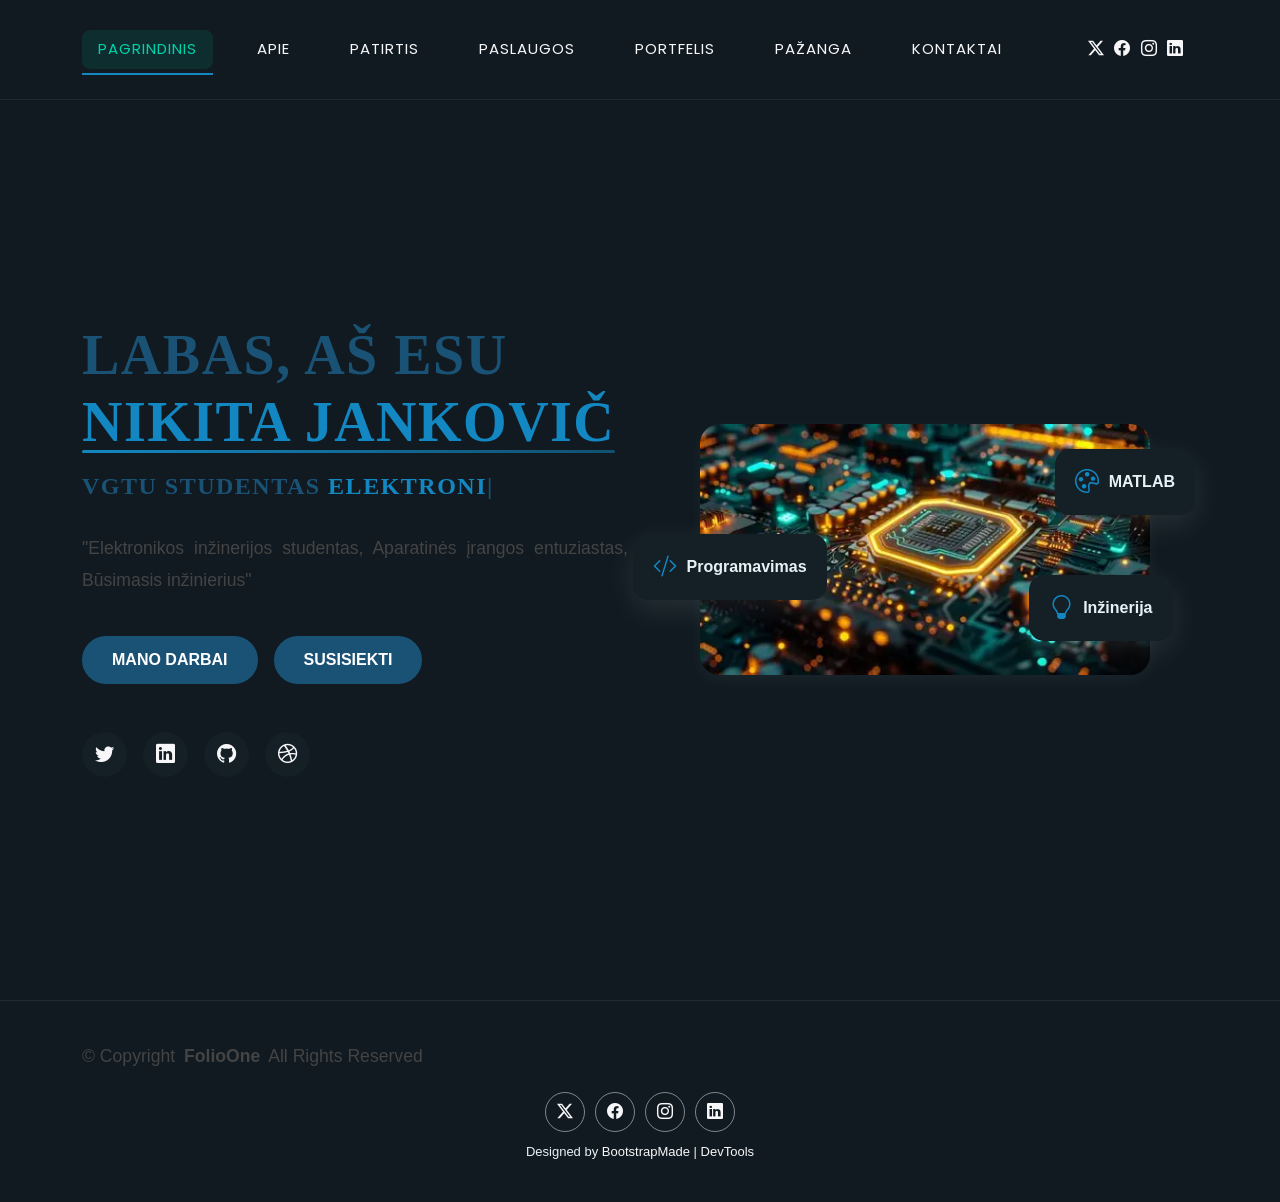
<file: index.html>
<!DOCTYPE html>
<html lang="lt">

<head>
  <meta charset="utf-8">
  <meta content="width=device-width, initial-scale=1.0" name="viewport">
  <title>Mano CV</title>
  <meta name="description" content="Nikita Jankovič CV puslapis">
  <meta name="keywords" content="">

  <!-- Favicons -->
  <link href="assets\img\portfolio\electronics.jpg" rel="icon">
  <link href="assets/img/apple-touch-icon.png" rel="apple-touch-icon">

  <!-- Fonts -->
  <link href="https://fonts.googleapis.com" rel="preconnect">
  <link href="https://fonts.gstatic.com" rel="preconnect" crossorigin>
  <link href="https://fonts.googleapis.com/css2?family=Roboto:ital,wght@0,100;0,300;0,400;0,500;0,700;0,900;1,100;1,300;1,400;1,500;1,700;1,900&family=Poppins:ital,wght@0,100;0,200;0,300;0,400;0,500;0,600;0,700;0,800;0,900;1,100;1,200;1,300;1,400;1,500;1,600;1,700;1,800;1,900&family=Raleway:ital,wght@0,100;0,200;0,300;0,400;0,500;0,600;0,700;0,800;0,900;1,100;1,200;1,300;1,400;1,500;1,600;1,700;1,800;1,900&display=swap" rel="stylesheet">

  <!-- Vendor CSS Files -->
  <link href="assets/vendor/bootstrap/css/bootstrap.min.css" rel="stylesheet">
  <link href="assets/vendor/bootstrap-icons/bootstrap-icons.css" rel="stylesheet">
  <link href="assets/vendor/aos/aos.css" rel="stylesheet">
  <link href="assets/vendor/swiper/swiper-bundle.min.css" rel="stylesheet">
  <link href="assets/vendor/glightbox/css/glightbox.min.css" rel="stylesheet">

  <!-- Main CSS File -->
  <link href="assets/css/main.css" rel="stylesheet">
  <link href="assets/css/custom.css" rel="stylesheet">

  <!-- =======================================================
  * Template Name: FolioOne
  * Template URL: https://bootstrapmade.com/folioone-bootstrap-portfolio-website-template/
  * Updated: Aug 23 2025 with Bootstrap v5.3.7
  * Author: BootstrapMade.com
  * License: https://bootstrapmade.com/license/
  ======================================================== -->
</head>

<body class="index-page">

  <header id="header" class="header d-flex align-items-center light-background sticky-top">
    <div class="container position-relative d-flex align-items-center justify-content-between">

      <!-- <a href="index.html" class="logo d-flex align-items-center me-auto me-xl-0">
      <img src="assets/img/logo.webp" alt="">
      <h1 class="sitename">FolioOne</h1> 
    </a> -->

      <nav id="navmenu" class="navmenu">
        <ul>
          <li><a href="index.html" class="active">Pagrindinis</a></li>
          <li><a href="about.html">Apie</a></li>
          <li><a href="resume.html">Patirtis</a></li>
          <li><a href="services.html">Paslaugos</a></li>
          <li><a href="portfolio.html">Portfelis</a></li>
          <li><a href="pazanga.html">Pažanga</a></li>
          <li><a href="contact.html">Kontaktai</a></li>
        </ul>
        <i class="mobile-nav-toggle d-xl-none bi bi-list"></i>
      </nav>

      <div class="header-social-links">
        <a href="#" class="twitter"><i class="bi bi-twitter-x"></i></a>
        <a href="#" class="facebook"><i class="bi bi-facebook"></i></a>
        <a href="#" class="instagram"><i class="bi bi-instagram"></i></a>
        <a href="#" class="linkedin"><i class="bi bi-linkedin"></i></a>
      </div>

    </div>
  </header>

  <main class="main">

    <!-- Hero Section -->
    <section id="hero" class="hero section">

      <div class="container" data-aos="fade-up" data-aos-delay="100">

        <div class="row gy-4 align-items-center">
          <div class="col-lg-6 order-2 order-lg-1">
            <div class="hero-content">
              <h1 data-aos="fade-up" data-aos-delay="200">Labas, aš esu <span class="highlight">Nikita Jankovič</span></h1>
              <h2 data-aos="fade-up" data-aos-delay="300">Vgtu studentas <span class="typed" data-typed-items="Elektronikos inžinierius, Mechatronikos inžinierius, Aparatinės įrangos inžinierius"></span></h2>
              <p data-aos="fade-up" data-aos-delay="400">"Elektronikos inžinerijos studentas, Aparatinės įrangos entuziastas, Būsimasis inžinierius"</p>
             <div class="hero-actions" data-aos="fade-up" data-aos-delay="500">
                <a href="portfolio.html" class="btn btn-primary">Mano darbai</a>
                <a href="contact.html" class="btn btn-outline">Susisiekti</a>
              </div>
              <div class="social-links" data-aos="fade-up" data-aos-delay="600">
                <a href="#"><i class="bi bi-twitter"></i></a>
                <a href="#"><i class="bi bi-linkedin"></i></a>
                <a href="#"><i class="bi bi-github"></i></a>
                <a href="#"><i class="bi bi-dribbble"></i></a>
              </div>
            </div>
          </div>
          <div class="col-lg-6 order-1 order-lg-2">
            <div class="hero-image" data-aos="zoom-in" data-aos-delay="300">
              <div class="image-wrapper">
                <img src="assets/img/profile/OIP.webp" alt="Nikita Jankovič" class="img-fluid">
                <div class="floating-elements">
                  <div class="floating-card design" data-aos="fade-left" data-aos-delay="700">
                    <i class="bi bi-palette"></i>
                    <span>MATLAB</span>
                  </div>
                  <div class="floating-card code" data-aos="fade-right" data-aos-delay="800">
                    <i class="bi bi-code-slash"></i>
                    <span>Programavimas</span>
                  </div>
                  <div class="floating-card creativity" data-aos="fade-up" data-aos-delay="900">
                    <i class="bi bi-lightbulb"></i>
                    <span>Inžinerija </span>
                  </div>
                </div>
              </div>
            </div>
          </div>
        </div>

      </div>

    </section><!-- /Hero Section -->

  </main>

  <footer id="footer" class="footer">

    <div class="container">
      <div class="copyright text-center ">
        <p>© <span>Copyright</span> <strong class="px-1 sitename">FolioOne</strong> <span>All Rights Reserved<br></span></p>
      </div>
      <div class="social-links d-flex justify-content-center">
        <a href=""><i class="bi bi-twitter-x"></i></a>
        <a href=""><i class="bi bi-facebook"></i></a>
        <a href=""><i class="bi bi-instagram"></i></a>
        <a href=""><i class="bi bi-linkedin"></i></a>
      </div>
      <div class="credits">
        <!-- All the links in the footer should remain intact. -->
        <!-- You can delete the links only if you've purchased the pro version. -->
        <!-- Licensing information: https://bootstrapmade.com/license/ -->
        <!-- Purchase the pro version with working PHP/AJAX contact form: [buy-url] -->
        Designed by <a href="https://bootstrapmade.com/">BootstrapMade</a> | <a href="https://bootstrapmade.com/tools/">DevTools</a>
      </div>
    </div>

  </footer>

  <!-- Scroll Top -->
  <a href="#" id="scroll-top" class="scroll-top d-flex align-items-center justify-content-center"><i class="bi bi-arrow-up-short"></i></a>

  <!-- Preloader -->
  <div id="preloader"></div>

  <!-- Vendor JS Files -->
  <script src="assets/vendor/bootstrap/js/bootstrap.bundle.min.js"></script>
  <script src="assets/vendor/php-email-form/validate.js"></script>
  <script src="assets/vendor/aos/aos.js"></script>
  <script src="assets/vendor/typed.js/typed.umd.js"></script>
  <script src="assets/vendor/waypoints/noframework.waypoints.js"></script>
  <script src="assets/vendor/purecounter/purecounter_vanilla.js"></script>
  <script src="assets/vendor/swiper/swiper-bundle.min.js"></script>
  <script src="assets/vendor/imagesloaded/imagesloaded.pkgd.min.js"></script>
  <script src="assets/vendor/isotope-layout/isotope.pkgd.min.js"></script>
  <script src="assets/vendor/glightbox/js/glightbox.min.js"></script>

  <!-- Main JS File -->
  <script src="assets/js/main.js"></script>

</body>

</html>
</file>
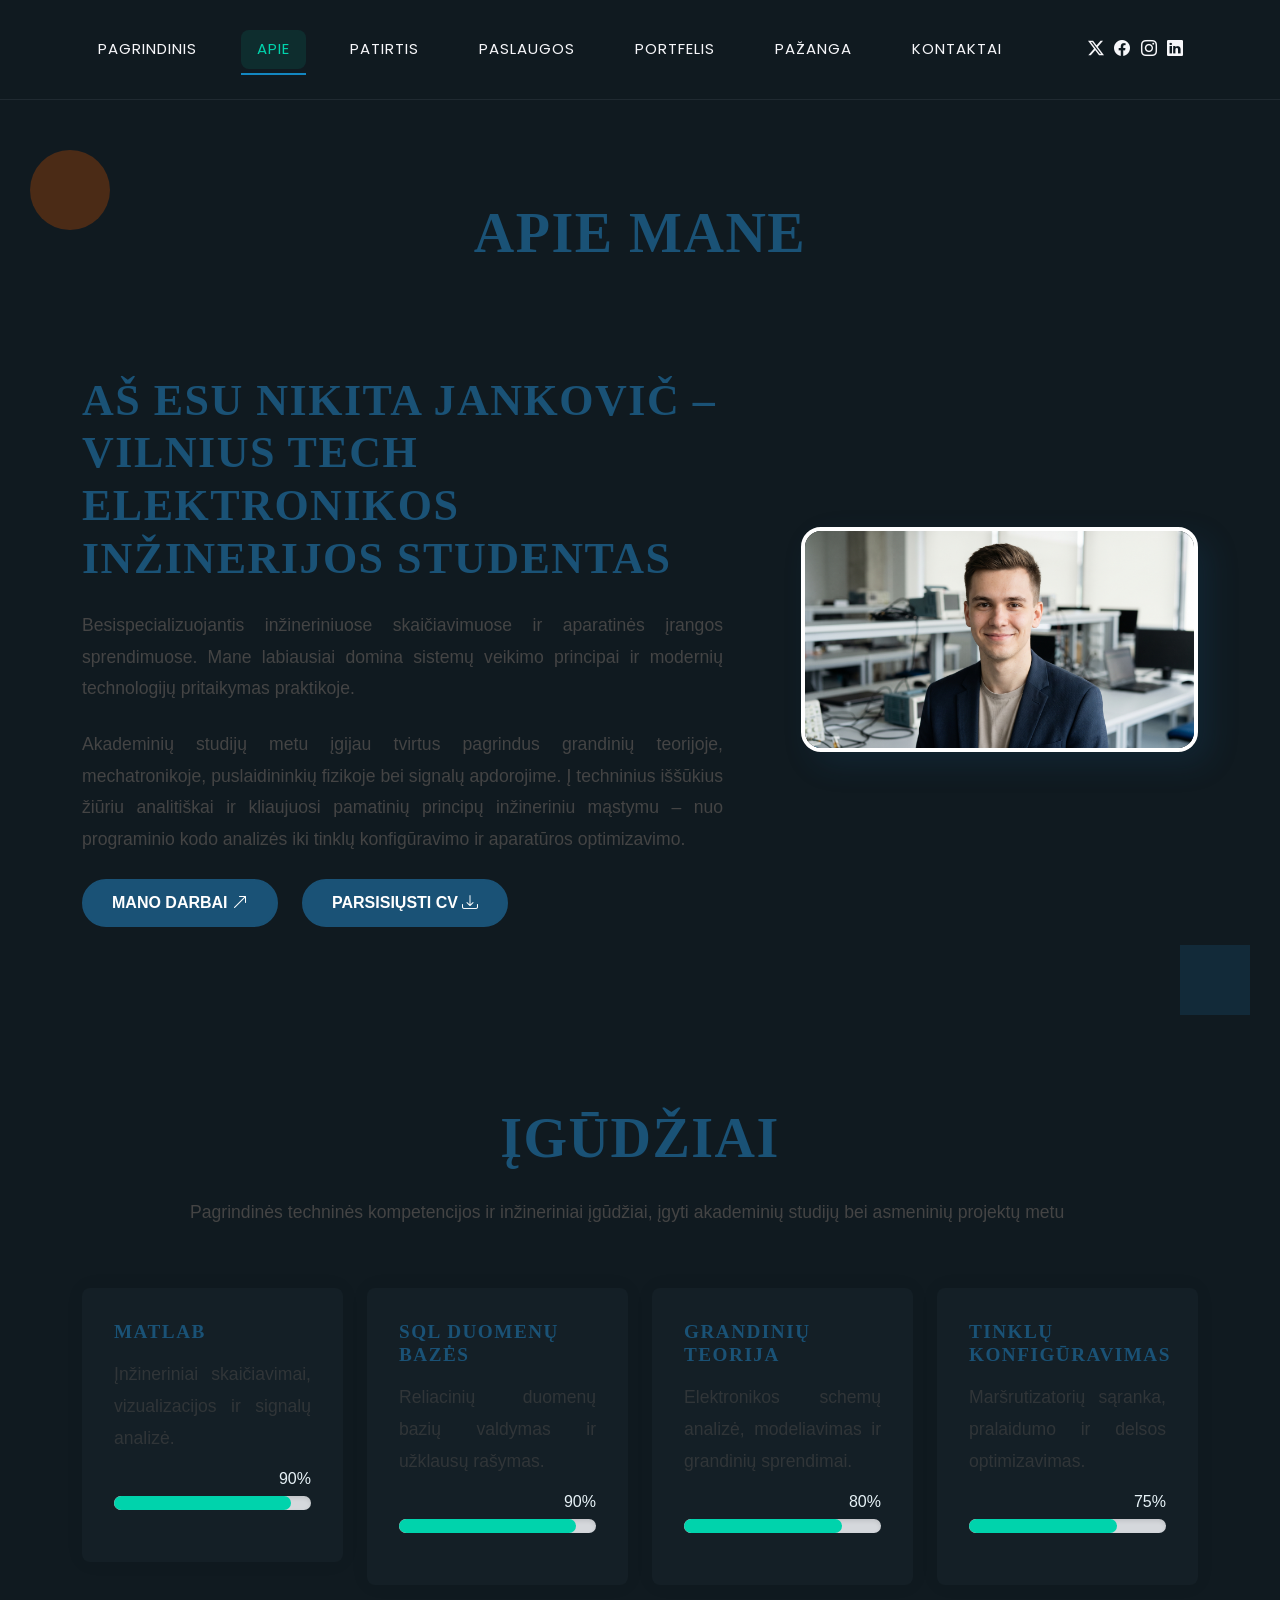
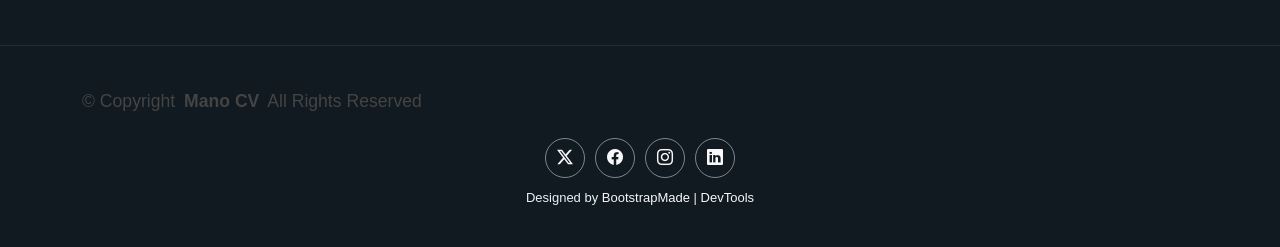
<file: about.html>
<!DOCTYPE html>
<html lang="lt">

<head>
  <meta charset="utf-8">
  <meta content="width=device-width, initial-scale=1.0" name="viewport">
  <title>Apie - FolioOne Bootstrap Template</title>
  <meta name="description" content="Nikita Jankovič CV puslapis">
  <meta name="keywords" content="elektronika, inžinerija, studentas, CV">

  <!-- Favicons -->
  <link href="assets\img\portfolio\electronics.jpg" rel="icon">
  <link href="assets/img/apple-touch-icon.png" rel="apple-touch-icon">

  <!-- Fonts -->
  <link href="https://fonts.googleapis.com" rel="preconnect">
  <link href="https://fonts.gstatic.com" rel="preconnect" crossorigin>
  <link href="https://fonts.googleapis.com/css2?family=Roboto:ital,wght@0,100;0,300;0,400;0,500;0,700;0,900;1,100;1,300;1,400;1,500;1,700;1,900&family=Poppins:ital,wght@0,100;0,200;0,300;0,400;0,500;0,600;0,700;0,800;0,900;1,100;1,200;1,300;1,400;1,500;1,600;1,700;1,800;1,900&family=Raleway:ital,wght@0,100;0,200;0,300;0,400;0,500;0,600;0,700;0,800;0,900;1,100;1,200;1,300;1,400;1,500;1,600;1,700;1,800;1,900&display=swap" rel="stylesheet">

  <!-- Vendor CSS Files -->
  <link href="assets/vendor/bootstrap/css/bootstrap.min.css" rel="stylesheet">
  <link href="assets/vendor/bootstrap-icons/bootstrap-icons.css" rel="stylesheet">
  <link href="assets/vendor/aos/aos.css" rel="stylesheet">
  <link href="assets/vendor/swiper/swiper-bundle.min.css" rel="stylesheet">
  <link href="assets/vendor/glightbox/css/glightbox.min.css" rel="stylesheet">

  <!-- Main CSS File -->
  <link href="assets/css/main.css" rel="stylesheet">
  <link href="assets/css/custom.css" rel="stylesheet">

  <!-- =======================================================
  * Template Name: FolioOne
  * Template URL: https://bootstrapmade.com/folioone-bootstrap-portfolio-website-template/
  * Updated: Aug 23 2025 with Bootstrap v5.3.7
  * Author: BootstrapMade.com
  * License: https://bootstrapmade.com/license/
  ======================================================== -->
</head>

<body class="about-page">

  <header id="header" class="header d-flex align-items-center light-background sticky-top">
    <div class="container position-relative d-flex align-items-center justify-content-between">

      <!-- <a href="index.html" class="logo d-flex align-items-center me-auto me-xl-0">
      <img src="assets/img/logo.webp" alt="">
      <h1 class="sitename">FolioOne</h1> 
    </a> -->

      <nav id="navmenu" class="navmenu">
        <ul>
          <li><a href="index.html">Pagrindinis</a></li>
          <li><a href="about.html" class="active">Apie</a></li>
          <li><a href="resume.html">Patirtis</a></li>
          <li><a href="services.html">Paslaugos</a></li>
          <li><a href="portfolio.html">Portfelis</a></li>
          <li><a href="pazanga.html">Pažanga</a></li>
          <li><a href="contact.html">Kontaktai</a></li>
        </ul>
        <i class="mobile-nav-toggle d-xl-none bi bi-list"></i>
      </nav>

      <div class="header-social-links">
        <a href="#" class="twitter"><i class="bi bi-twitter-x"></i></a>
        <a href="#" class="facebook"><i class="bi bi-facebook"></i></a>
        <a href="#" class="instagram"><i class="bi bi-instagram"></i></a>
        <a href="#" class="linkedin"><i class="bi bi-linkedin"></i></a>
      </div>

    </div>
  </header>

  <main class="main">

    <!-- About Section -->
    <section id="about" class="about section">
      <div class="figura-apskritimas"></div>
      <div class="figura-kvadratas"></div>

      <!-- Section Title -->
      <div class="container section-title" data-aos="fade-up">
        <h2>Apie mane</h2>
      </div><!-- End Section Title -->

      <div class="container" data-aos="fade-up" data-aos-delay="100">

        <!-- Intro + Photo -->
        <div class="row align-items-center justify-content-between gy-5 mb-5">
          <div class="col-lg-7" data-aos="fade-right" data-aos-delay="150">
            <div class="intro-content">
              <span class="eyebrow"></span>
              <h2 class="headline">Aš esu Nikita Jankovič – VILNIUS TECH elektronikos inžinerijos studentas</h2>
              <p class="lead">
                Besispecializuojantis inžineriniuose skaičiavimuose ir aparatinės įrangos sprendimuose. Mane labiausiai domina sistemų veikimo principai ir modernių technologijų pritaikymas praktikoje.
              </p>
              <p>
                Akademinių studijų metu įgijau tvirtus pagrindus grandinių teorijoje, mechatronikoje, puslaidininkių fizikoje bei signalų apdorojime. Į techninius iššūkius žiūriu analitiškai ir kliaujuosi pamatinių principų inžineriniu mąstymu – nuo programinio kodo analizės iki tinklų konfigūravimo ir aparatūros optimizavimo.
              </p>

              <div class="cta-group">
                <a href="#portfolio" class="btn">Mano darbai <i class="bi bi-arrow-up-right"></i></a>
                </a>
                <a href="tavo-cv.pdf" class="btn">Parsisiųsti CV <i class="bi bi-download"></i></a>
                </a>
              </div>
            </div>
          </div>

          <div class="col-lg-5" data-aos="zoom-in" data-aos-delay="250">
            <figure class="profile-figure text-center text-lg-end">
              <img src="assets\img\person\portretas.jpg" alt="Nikita Jankovič portretas" class="img-fluid profile-photo">
            </figure>
          </div>
        </div>
        <!-- End Intro + Photo -->
      </div>
    </section><!-- /About Section -->

    <!-- Skills Section -->
    <section id="skills" class="skills section">

      <!-- Section Title -->
      <div class="container section-title" data-aos="fade-up">
        <h2>Įgūdžiai</h2>
        <p>Pagrindinės techninės kompetencijos ir inžineriniai įgūdžiai, įgyti akademinių studijų bei asmeninių projektų metu</p>
      </div><!-- End Section Title -->

      <div class="container" data-aos="fade-up" data-aos-delay="100">

        <div class="row g-4 skills-animation">

          <div class="col-md-6 col-lg-3" data-aos="fade-up" data-aos-delay="100">
            <div class="skill-box">
              <h3>Matlab</h3>
              <p>Įnžineriniai skaičiavimai, vizualizacijos ir signalų analizė.</p>
              <span class="text-end d-block">90%</span>
              <div class="progress">
                <div class="progress-bar" role="progressbar" aria-valuenow="90" aria-valuemin="0" aria-valuemax="100"></div>
              </div>
            </div>
          </div>

          <div class="col-md-6 col-lg-3" data-aos="fade-up" data-aos-delay="200">
            <div class="skill-box">
              <h3>SQL duomenų bazės</h3>
              <p>Reliacinių duomenų bazių valdymas ir užklausų rašymas.</p>
              <span class="text-end d-block">90%</span>
              <div class="progress">
                <div class="progress-bar" role="progressbar" aria-valuenow="90" aria-valuemin="0" aria-valuemax="100"></div>
              </div>
            </div>
          </div>

          <div class="col-md-6 col-lg-3" data-aos="fade-up" data-aos-delay="300">
            <div class="skill-box">
              <h3>Grandinių teorija</h3>
              <p>Elektronikos schemų analizė, modeliavimas ir grandinių sprendimai.</p>
              <span class="text-end d-block">80%</span>
              <div class="progress">
                <div class="progress-bar" role="progressbar" aria-valuenow="80" aria-valuemin="0" aria-valuemax="100"></div>
              </div>
            </div>
          </div>

          <div class="col-md-6 col-lg-3" data-aos="fade-up" data-aos-delay="400">
            <div class="skill-box">
              <h3>Tinklų konfigūravimas</h3>
              <p>Maršrutizatorių sąranka, pralaidumo ir delsos optimizavimas.</p>
              <span class="text-end d-block">75%</span>
              <div class="progress">
                <div class="progress-bar" role="progressbar" aria-valuenow="75" aria-valuemin="0" aria-valuemax="100">
                </div>
              </div>
            </div>
          </div>

        </div>

      </div>

    </section><!-- /Skills Section -->
  </main>

  <footer id="footer" class="footer">

    <div class="container">
      <div class="copyright text-center ">
        <p>© <span>Copyright</span> <strong class="px-1 sitename">Mano CV</strong> <span>All Rights Reserved<br></span></p>
      </div>
      <div class="social-links d-flex justify-content-center">
        <a href=""><i class="bi bi-twitter-x"></i></a>
        <a href=""><i class="bi bi-facebook"></i></a>
        <a href=""><i class="bi bi-instagram"></i></a>
        <a href=""><i class="bi bi-linkedin"></i></a>
      </div>
      <div class="credits">
        <!-- All the links in the footer should remain intact. -->
        <!-- You can delete the links only if you've purchased the pro version. -->
        <!-- Licensing information: https://bootstrapmade.com/license/ -->
        <!-- Purchase the pro version with working PHP/AJAX contact form: [buy-url] -->
        Designed by <a href="https://bootstrapmade.com/">BootstrapMade</a> | <a href="https://bootstrapmade.com/tools/">DevTools</a>
      </div>
    </div>

  </footer>

  <!-- Scroll Top -->
  <a href="#" id="scroll-top" class="scroll-top d-flex align-items-center justify-content-center"><i class="bi bi-arrow-up-short"></i></a>

  <!-- Preloader -->
  <div id="preloader"></div>

  <!-- Vendor JS Files -->
  <script src="assets/vendor/bootstrap/js/bootstrap.bundle.min.js"></script>
  <script src="assets/vendor/php-email-form/validate.js"></script>
  <script src="assets/vendor/aos/aos.js"></script>
  <script src="assets/vendor/typed.js/typed.umd.js"></script>
  <script src="assets/vendor/waypoints/noframework.waypoints.js"></script>
  <script src="assets/vendor/purecounter/purecounter_vanilla.js"></script>
  <script src="assets/vendor/swiper/swiper-bundle.min.js"></script>
  <script src="assets/vendor/imagesloaded/imagesloaded.pkgd.min.js"></script>
  <script src="assets/vendor/isotope-layout/isotope.pkgd.min.js"></script>
  <script src="assets/vendor/glightbox/js/glightbox.min.js"></script>

  <!-- Main JS File -->
  <script src="assets/js/main.js"></script>

</body>

</html>
</file>
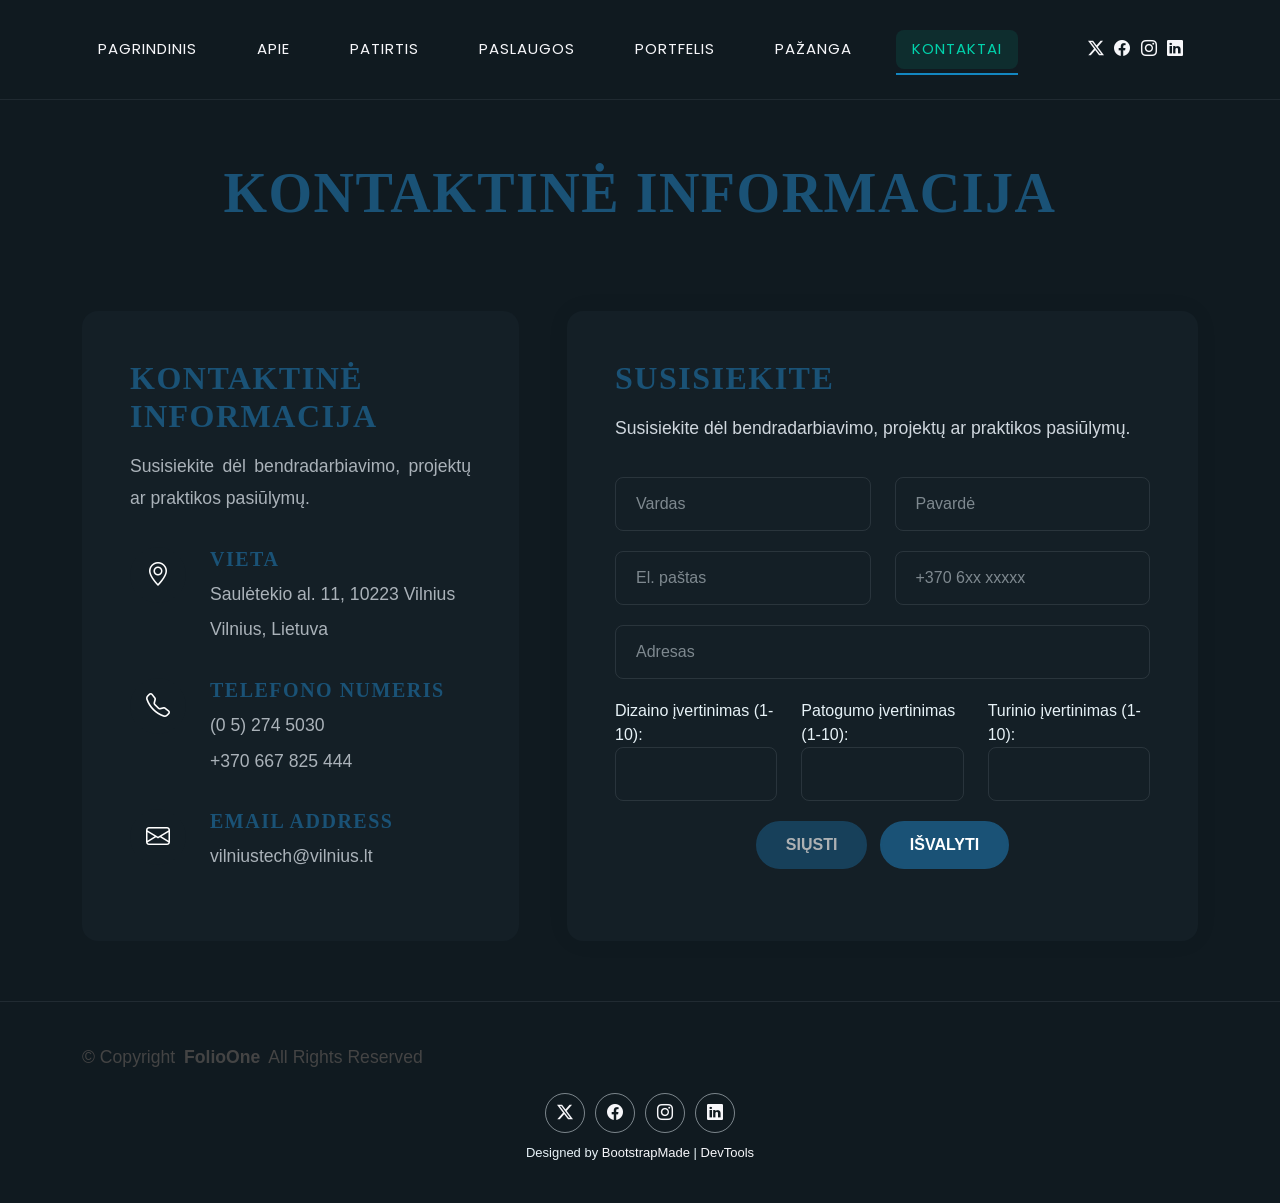
<file: contact.html>
<!DOCTYPE html>
<html lang="lt">

<head>
  <meta charset="utf-8">
  <meta content="width=device-width, initial-scale=1.0" name="viewport">
  <title>Kontaktinė informacija</title>
  <meta name="description" content="">
  <meta name="keywords" content="">

  <!-- Favicons -->
  <link href="assets\img\portfolio\electronics.jpg" rel="icon">
  <link href="assets/img/apple-touch-icon.png" rel="apple-touch-icon">

  <!-- Fonts -->
  <link href="https://fonts.googleapis.com" rel="preconnect">
  <link href="https://fonts.gstatic.com" rel="preconnect" crossorigin>
  <link href="https://fonts.googleapis.com/css2?family=Roboto:ital,wght@0,100;0,300;0,400;0,500;0,700;0,900;1,100;1,300;1,400;1,500;1,700;1,900&family=Poppins:ital,wght@0,100;0,200;0,300;0,400;0,500;0,600;0,700;0,800;0,900;1,100;1,200;1,300;1,400;1,500;1,600;1,700;1,800;1,900&family=Raleway:ital,wght@0,100;0,200;0,300;0,400;0,500;0,600;0,700;0,800;0,900;1,100;1,200;1,300;1,400;1,500;1,600;1,700;1,800;1,900&display=swap" rel="stylesheet">

  <!-- Vendor CSS Files -->
  <link href="assets/vendor/bootstrap/css/bootstrap.min.css" rel="stylesheet">
  <link href="assets/vendor/bootstrap-icons/bootstrap-icons.css" rel="stylesheet">
  <link href="assets/vendor/aos/aos.css" rel="stylesheet">
  <link href="assets/vendor/swiper/swiper-bundle.min.css" rel="stylesheet">
  <link href="assets/vendor/glightbox/css/glightbox.min.css" rel="stylesheet">

  <!-- Main CSS File -->
  <link href="assets/css/main.css" rel="stylesheet">
  <link href="assets/css/custom.css" rel="stylesheet">

  <!-- =======================================================
  * Template Name: FolioOne
  * Template URL: https://bootstrapmade.com/folioone-bootstrap-portfolio-website-template/
  * Updated: Aug 23 2025 with Bootstrap v5.3.7
  * Author: BootstrapMade.com
  * License: https://bootstrapmade.com/license/
  ======================================================== -->
</head>

<body class="contact-page">

  <header id="header" class="header d-flex align-items-center light-background sticky-top">
    <div class="container position-relative d-flex align-items-center justify-content-between">

      <!-- <a href="index.html" class="logo d-flex align-items-center me-auto me-xl-0">
      <img src="assets/img/logo.webp" alt="">
      <h1 class="sitename">FolioOne</h1> 
    </a> -->

      <nav id="navmenu" class="navmenu">
        <ul>
          <li><a href="index.html">Pagrindinis</a></li>
          <li><a href="about.html">Apie</a></li>
          <li><a href="resume.html">Patirtis</a></li>
          <li><a href="services.html">Paslaugos</a></li>
          <li><a href="portfolio.html">Portfelis</a></li>
          <li><a href="pazanga.html">Pažanga</a></li>
          <li><a href="contact.html" class="active">Kontaktai</a></li>
        </ul>
        <i class="mobile-nav-toggle d-xl-none bi bi-list"></i>
      </nav>

      <div class="header-social-links">
        <a href="#" class="twitter"><i class="bi bi-twitter-x"></i></a>
        <a href="#" class="facebook"><i class="bi bi-facebook"></i></a>
        <a href="#" class="instagram"><i class="bi bi-instagram"></i></a>
        <a href="#" class="linkedin"><i class="bi bi-linkedin"></i></a>
      </div>

    </div>
  </header>

  <main class="main">

    <!-- Contact Section -->
    <section id="contact" class="contact section">

      <!-- Section Title -->
      <div class="container section-title" data-aos="fade-up">
        <h2>Kontaktinė informacija</h2>
      </div><!-- End Section Title -->

      <div class="container" data-aos="fade-up" data-aos-delay="100">

        <div class="row g-4 g-lg-5">
          <div class="col-lg-5">
            <div class="info-box" data-aos="fade-up" data-aos-delay="200">
              <h3>Kontaktinė informacija</h3>
              <p>Susisiekite dėl bendradarbiavimo, projektų ar praktikos pasiūlymų.</p>

              <div class="info-item" data-aos="fade-up" data-aos-delay="300">
                <div class="icon-box">
                  <i class="bi bi-geo-alt"></i>
                </div>
                <div class="content">
                  <h4>Vieta</h4>
                  <p>Saulėtekio al. 11, 10223 Vilnius</p>
                  <p>Vilnius, Lietuva</p>
                </div>
              </div>

              <div class="info-item" data-aos="fade-up" data-aos-delay="400">
                <div class="icon-box">
                  <i class="bi bi-telephone"></i>
                </div>
                <div class="content">
                  <h4>Telefono numeris</h4>
                  <p>(0 5) 274 5030</p>
                  <p>+370 667 825 444</p>
                </div>
              </div>

              <div class="info-item" data-aos="fade-up" data-aos-delay="500">
                <div class="icon-box">
                  <i class="bi bi-envelope"></i>
                </div>
                <div class="content">
                  <h4>Email Address</h4>
                  <p>vilniustech@vilnius.lt</p>
                  <p></p>
                </div>
              </div>
            </div>
          </div>

          <div class="col-lg-7">
            <div class="contact-form" data-aos="fade-up" data-aos-delay="300">
              <h3>Susisiekite</h3>
              <p>Susisiekite dėl bendradarbiavimo, projektų ar praktikos pasiūlymų.</p>

              <form id="manoForma" novalidate>
                <div class="row gy-3">
                  <div class="col-md-6">
                    <input type="text" id="vardas" class="form-control" placeholder="Vardas">
                    <small class="klaida"></small>
                  </div>
                  <div class="col-md-6">
                    <input type="text" id="pavarde" class="form-control" placeholder="Pavardė">
                    <small class="klaida"></small>
                  </div>
                  <div class="col-md-6">
                    <input type="email" id="elPastas" class="form-control" placeholder="El. paštas">
                    <small class="klaida"></small>
                  </div>
                  <div class="col-md-6">
                    <input type="text" id="telefonas" class="form-control" placeholder="+370 6xx xxxxx">
                    <small class="klaida"></small>
                  </div>
                  <div class="col-12">
                    <input type="text" id="adresas" class="form-control" placeholder="Adresas">
                    <small class="klaida"></small>
                  </div>

                  <div class="col-md-4">
                    <label for="kl1">Dizaino įvertinimas (1-10):</label>
                    <input type="number" id="kl1" class="form-control" min="1" max="10">
                    <small class="klaida"></small>
                  </div>
                  <div class="col-md-4">
                    <label for="kl2">Patogumo įvertinimas (1-10):</label>
                    <input type="number" id="kl2" class="form-control" min="1" max="10">
                    <small class="klaida"></small>
                  </div>
                  <div class="col-md-4">
                    <label for="kl3">Turinio įvertinimas (1-10):</label>
                    <input type="number" id="kl3" class="form-control" min="1" max="10">
                    <small class="klaida"></small>
                  </div>

                  <div class="col-12 text-center">
                    <button type="submit" id="siustiBtn" class="btn btn-primary" disabled>Siųsti</button>
                    <button type="button" id="isvalytiBtn" class="btn btn-secondary ms-2">Išvalyti</button>
                  </div>
                </div>
              </form>

<div id="rezultatas" class="mt-4"></div>
            </div>
          </div>

        </div>

      </div>

    </section><!-- /Contact Section -->

  </main>

  <footer id="footer" class="footer">

    <div class="container">
      <div class="copyright text-center ">
        <p>© <span>Copyright</span> <strong class="px-1 sitename">FolioOne</strong> <span>All Rights Reserved<br></span></p>
      </div>
      <div class="social-links d-flex justify-content-center">
        <a href=""><i class="bi bi-twitter-x"></i></a>
        <a href=""><i class="bi bi-facebook"></i></a>
        <a href=""><i class="bi bi-instagram"></i></a>
        <a href=""><i class="bi bi-linkedin"></i></a>
      </div>
      <div class="credits">
        <!-- All the links in the footer should remain intact. -->
        <!-- You can delete the links only if you've purchased the pro version. -->
        <!-- Licensing information: https://bootstrapmade.com/license/ -->
        <!-- Purchase the pro version with working PHP/AJAX contact form: [buy-url] -->
        Designed by <a href="https://bootstrapmade.com/">BootstrapMade</a> | <a href="https://bootstrapmade.com/tools/">DevTools</a>
      </div>
    </div>

  </footer>

  <!-- Scroll Top -->
  <a href="#" id="scroll-top" class="scroll-top d-flex align-items-center justify-content-center"><i class="bi bi-arrow-up-short"></i></a>

  <!-- Preloader -->
  <div id="preloader"></div>

  <!-- Vendor JS Files -->
  <script src="assets/vendor/bootstrap/js/bootstrap.bundle.min.js"></script>
  <script src="assets/vendor/php-email-form/validate.js"></script>
  <script src="assets/vendor/aos/aos.js"></script>
  <script src="assets/vendor/typed.js/typed.umd.js"></script>
  <script src="assets/vendor/waypoints/noframework.waypoints.js"></script>
  <script src="assets/vendor/purecounter/purecounter_vanilla.js"></script>
  <script src="assets/vendor/swiper/swiper-bundle.min.js"></script>
  <script src="assets/vendor/imagesloaded/imagesloaded.pkgd.min.js"></script>
  <script src="assets/vendor/isotope-layout/isotope.pkgd.min.js"></script>
  <script src="assets/vendor/glightbox/js/glightbox.min.js"></script>

  <!-- Main JS File -->
  <script src="assets/js/main.js"></script>
  <script src="assets/js/custom.js"></script>
</body>

</html>
</file>
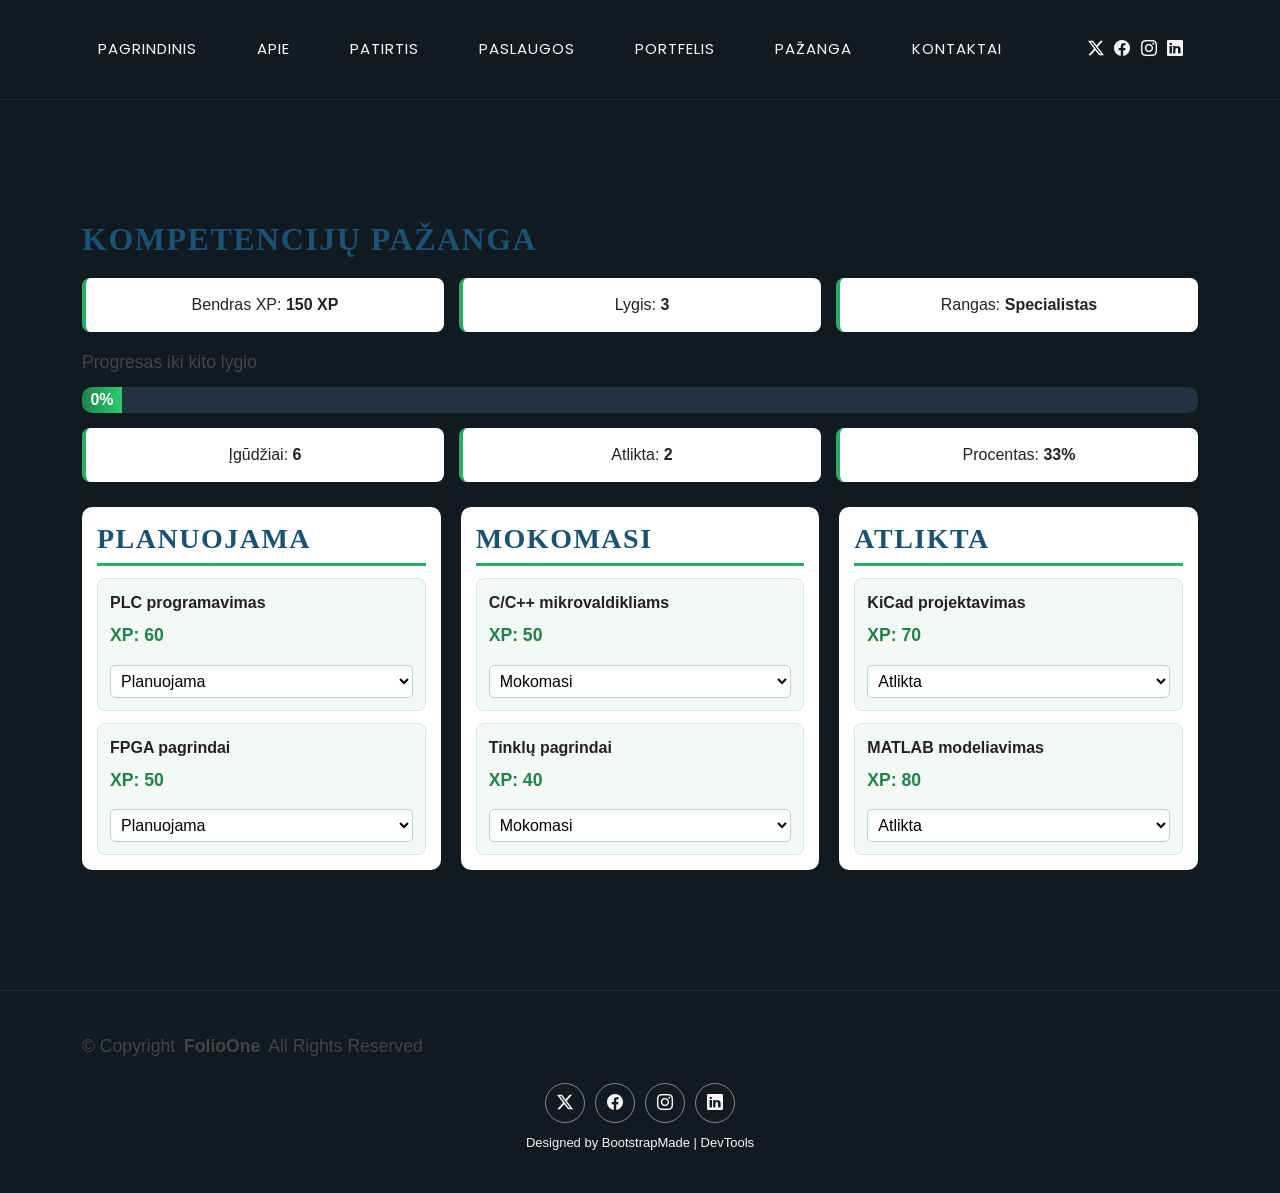
<file: pazanga.html>
<!DOCTYPE html>
<html lang="lt">

<head>
  <meta charset="utf-8">
  <meta content="width=device-width, initial-scale=1.0" name="viewport">
  <title>Pažanga - CV</title>
  <meta name="description" content="">
  <meta name="keywords" content="">

  <!-- Favicons -->
  <link href="assets\img\portfolio\electronics.jpg" rel="icon">
  <link href="assets/img/apple-touch-icon.png" rel="apple-touch-icon">

  <!-- Fonts -->
  <link href="https://fonts.googleapis.com" rel="preconnect">
  <link href="https://fonts.gstatic.com" rel="preconnect" crossorigin>
  <link href="https://fonts.googleapis.com/css2?family=Roboto:ital,wght@0,100;0,300;0,400;0,500;0,700;0,900;1,100;1,300;1,400;1,500;1,700;1,900&family=Poppins:ital,wght@0,100;0,200;0,300;0,400;0,500;0,600;0,700;0,800;0,900;1,100;1,200;1,300;1,400;1,500;1,600;1,700;1,800;1,900&family=Raleway:ital,wght@0,100;0,200;0,300;0,400;0,500;0,600;0,700;0,800;0,900;1,100;1,200;1,300;1,400;1,500;1,600;1,700;1,800;1,900&display=swap" rel="stylesheet">

  <!-- Vendor CSS Files -->
  <link href="assets/vendor/bootstrap/css/bootstrap.min.css" rel="stylesheet">
  <link href="assets/vendor/bootstrap-icons/bootstrap-icons.css" rel="stylesheet">
  <link href="assets/vendor/aos/aos.css" rel="stylesheet">
  <link href="assets/vendor/swiper/swiper-bundle.min.css" rel="stylesheet">
  <link href="assets/vendor/glightbox/css/glightbox.min.css" rel="stylesheet">

  <!-- Main CSS File -->
  <link href="assets/css/main.css" rel="stylesheet">
  <link href="assets/css/custom.css" rel="stylesheet">

  <!-- =======================================================
  * Template Name: FolioOne
  * Template URL: https://bootstrapmade.com/folioone-bootstrap-portfolio-website-template/
  * Updated: Aug 23 2025 with Bootstrap v5.3.7
  * Author: BootstrapMade.com
  * License: https://bootstrapmade.com/license/
  ======================================================== -->
</head>

<body class="starter-page-page">

  <header id="header" class="header d-flex align-items-center light-background sticky-top">
    <div class="container position-relative d-flex align-items-center justify-content-between">

      <!-- <a href="index.html" class="logo d-flex align-items-center me-auto me-xl-0">
      <img src="assets/img/logo.webp" alt="">
      <h1 class="sitename">FolioOne</h1> 
    </a> -->

      <nav id="navmenu" class="navmenu">
        <ul>
          <li><a href="index.html">Pagrindinis</a></li>
          <li><a href="about.html">Apie</a></li>
          <li><a href="resume.html">Patirtis</a></li>
          <li><a href="services.html">Paslaugos</a></li>
          <li><a href="portfolio.html">Portfelis</a></li>
          <li><a href="pazanga.html">Pažanga</a></li>
          <li><a href="contact.html">Kontaktai</a></li>
          
</section>
        </ul>
        <i class="mobile-nav-toggle d-xl-none bi bi-list"></i>
      </nav>

      <div class="header-social-links">
        <a href="#" class="twitter"><i class="bi bi-twitter-x"></i></a>
        <a href="#" class="facebook"><i class="bi bi-facebook"></i></a>
        <a href="#" class="instagram"><i class="bi bi-instagram"></i></a>
        <a href="#" class="linkedin"><i class="bi bi-linkedin"></i></a>
      </div>

    </div>
  </header>

  <main class="main">

    <!-- Starter Section Section -->
    <section id="starter-section" class="starter-section section">
      <section id="kompetencijos" class="section">
        <div class="container">
        <h2>Kompetencijų pažanga</h2>

        <div class="info-juosta">
          <div class="info-blokas">Bendras XP: <b id="bendrasXp">0 XP</b></div>
          <div class="info-blokas">Lygis: <b id="lygis">1</b></div>
          <div class="info-blokas">Rangas: <b id="rangas">Pradedantysis</b></div>
        </div>

        <p>Progresas iki kito lygio</p>
        <div class="progreso-fonas">
          <div class="progreso-uzpildas" id="progresoJuosta">0%</div>
        </div>

        <div class="info-juosta">
          <div class="info-blokas">Įgūdžiai: <b id="visiIgudziai">0</b></div>
          <div class="info-blokas">Atlikta: <b id="atliktaKiekis">0</b></div>
          <div class="info-blokas">Procentas: <b id="atliktaProcentas">0%</b></div>
        </div>

        <div class="kanban-lenta">
          <div class="stulpelis">
            <h3>Planuojama</h3>
            <div id="col-plan"></div>
          </div>
          <div class="stulpelis">
            <h3>Mokomasi</h3>
            <div id="col-learn"></div>
          </div>
          <div class="stulpelis">
            <h3>Atlikta</h3>
            <div id="col-done"></div>
          </div>
        </div>
        </div>
      </section>  

    </section><!-- /Starter Section Section -->

  </main>

  <footer id="footer" class="footer">

    <div class="container">
      <div class="copyright text-center ">
        <p>© <span>Copyright</span> <strong class="px-1 sitename">FolioOne</strong> <span>All Rights Reserved<br></span></p>
      </div>
      <div class="social-links d-flex justify-content-center">
        <a href=""><i class="bi bi-twitter-x"></i></a>
        <a href=""><i class="bi bi-facebook"></i></a>
        <a href=""><i class="bi bi-instagram"></i></a>
        <a href=""><i class="bi bi-linkedin"></i></a>
      </div>
      <div class="credits">
        <!-- All the links in the footer should remain intact. -->
        <!-- You can delete the links only if you've purchased the pro version. -->
        <!-- Licensing information: https://bootstrapmade.com/license/ -->
        <!-- Purchase the pro version with working PHP/AJAX contact form: [buy-url] -->
        Designed by <a href="https://bootstrapmade.com/">BootstrapMade</a> | <a href="https://bootstrapmade.com/tools/">DevTools</a>
      </div>
    </div>

  </footer>

  <!-- Scroll Top -->
  <a href="#" id="scroll-top" class="scroll-top d-flex align-items-center justify-content-center"><i class="bi bi-arrow-up-short"></i></a>

  <!-- Preloader -->
  <div id="preloader"></div>

  <!-- Vendor JS Files -->
  <script src="assets/vendor/bootstrap/js/bootstrap.bundle.min.js"></script>
  <script src="assets/vendor/php-email-form/validate.js"></script>
  <script src="assets/vendor/aos/aos.js"></script>
  <script src="assets/vendor/typed.js/typed.umd.js"></script>
  <script src="assets/vendor/waypoints/noframework.waypoints.js"></script>
  <script src="assets/vendor/purecounter/purecounter_vanilla.js"></script>
  <script src="assets/vendor/swiper/swiper-bundle.min.js"></script>
  <script src="assets/vendor/imagesloaded/imagesloaded.pkgd.min.js"></script>
  <script src="assets/vendor/isotope-layout/isotope.pkgd.min.js"></script>
  <script src="assets/vendor/glightbox/js/glightbox.min.js"></script>

  <script src="assets/js/main.js"></script>
  <script src="assets/js/custom.js"></script>

</body>

</html>
</file>
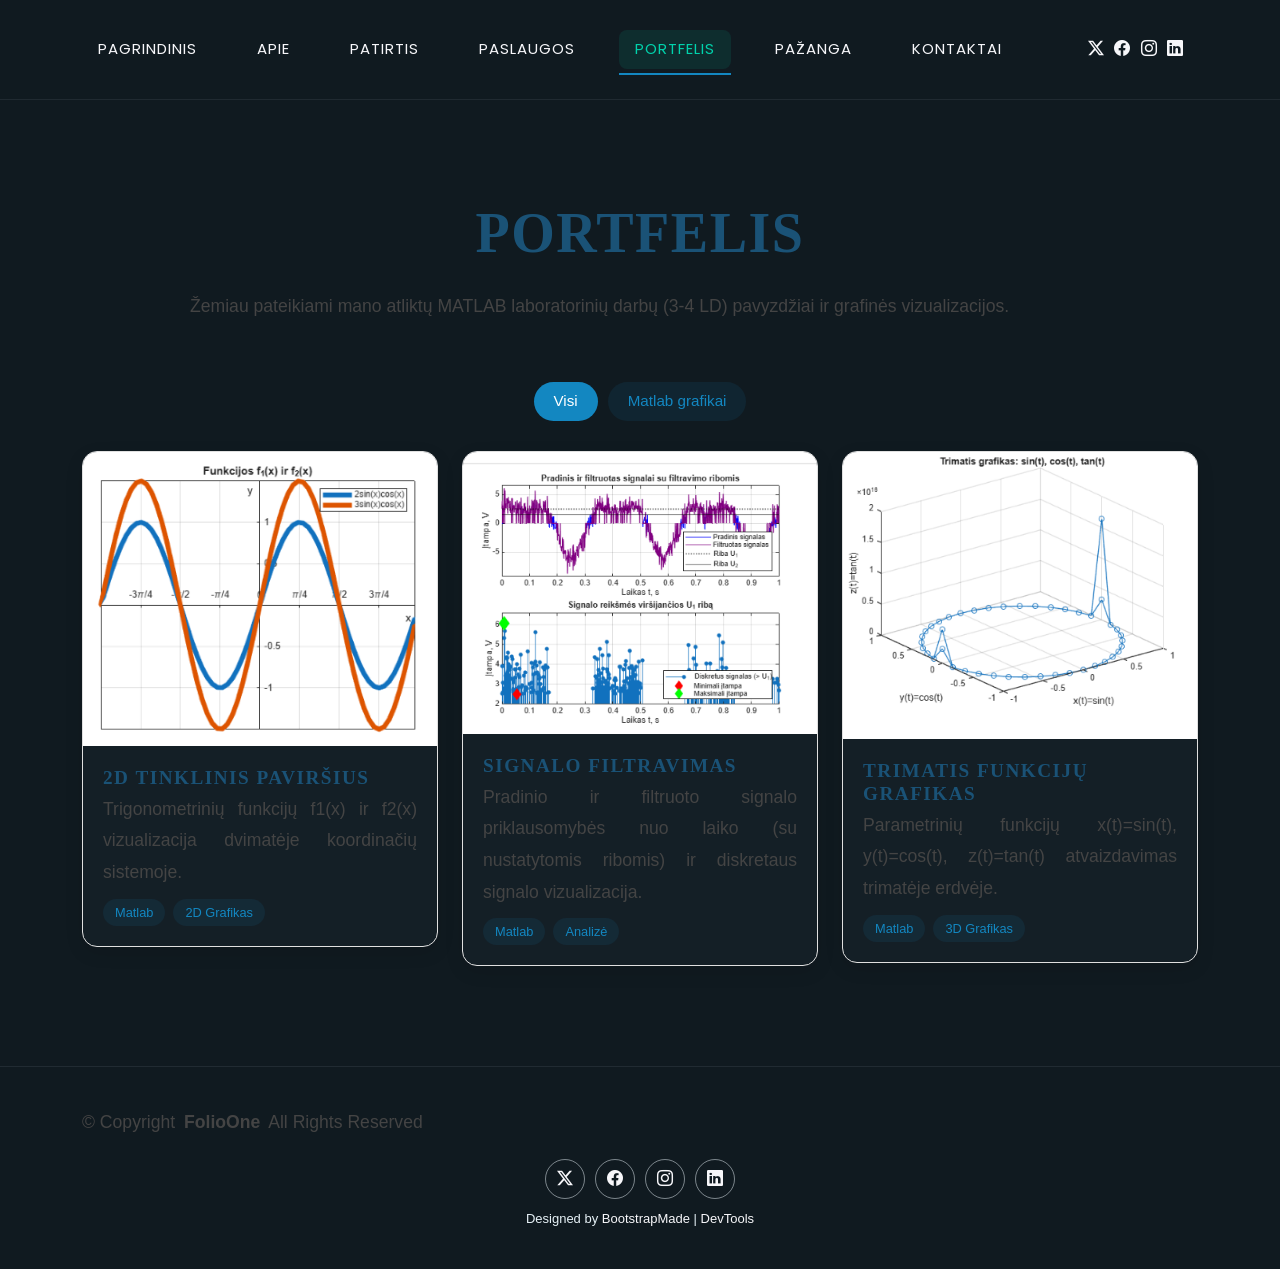
<file: portfolio.html>
<!DOCTYPE html>
<html lang="lt">

<head>
  <meta charset="utf-8">
  <meta content="width=device-width, initial-scale=1.0" name="viewport">
  <title>Portfolio - FolioOne Bootstrap Template</title>
  <meta name="description" content="">
  <meta name="keywords" content="">

  <!-- Favicons -->
  <link href="assets\img\portfolio\electronics.jpg" rel="icon">
  <link href="assets/img/apple-touch-icon.png" rel="apple-touch-icon">

  <!-- Fonts -->
  <link href="https://fonts.googleapis.com" rel="preconnect">
  <link href="https://fonts.gstatic.com" rel="preconnect" crossorigin>
  <link href="https://fonts.googleapis.com/css2?family=Roboto:ital,wght@0,100;0,300;0,400;0,500;0,700;0,900;1,100;1,300;1,400;1,500;1,700;1,900&family=Poppins:ital,wght@0,100;0,200;0,300;0,400;0,500;0,600;0,700;0,800;0,900;1,100;1,200;1,300;1,400;1,500;1,600;1,700;1,800;1,900&family=Raleway:ital,wght@0,100;0,200;0,300;0,400;0,500;0,600;0,700;0,800;0,900;1,100;1,200;1,300;1,400;1,500;1,600;1,700;1,800;1,900&display=swap" rel="stylesheet">

  <!-- Vendor CSS Files -->
  <link href="assets/vendor/bootstrap/css/bootstrap.min.css" rel="stylesheet">
  <link href="assets/vendor/bootstrap-icons/bootstrap-icons.css" rel="stylesheet">
  <link href="assets/vendor/aos/aos.css" rel="stylesheet">
  <link href="assets/vendor/swiper/swiper-bundle.min.css" rel="stylesheet">
  <link href="assets/vendor/glightbox/css/glightbox.min.css" rel="stylesheet">

  <!-- Main CSS File -->
  <link href="assets/css/main.css" rel="stylesheet">
  <link href="assets/css/custom.css" rel="stylesheet">
  <!-- =======================================================
  * Template Name: FolioOne
  * Template URL: https://bootstrapmade.com/folioone-bootstrap-portfolio-website-template/
  * Updated: Aug 23 2025 with Bootstrap v5.3.7
  * Author: BootstrapMade.com
  * License: https://bootstrapmade.com/license/
  ======================================================== -->
</head>

<body class="portfolio-page">

  <header id="header" class="header d-flex align-items-center light-background sticky-top">
    <div class="container position-relative d-flex align-items-center justify-content-between">

      <!-- <a href="index.html" class="logo d-flex align-items-center me-auto me-xl-0">
      <img src="assets/img/logo.webp" alt="">
      <h1 class="sitename">FolioOne</h1> 
    </a> -->

      <nav id="navmenu" class="navmenu">
        <ul>
          <li><a href="index.html">Pagrindinis</a></li>
          <li><a href="about.html">Apie</a></li>
          <li><a href="resume.html">Patirtis</a></li>
          <li><a href="services.html">Paslaugos</a></li>
          <li><a href="portfolio.html" class="active">Portfelis</a></li>
          <li><a href="pazanga.html">Pažanga</a></li>
          <li><a href="contact.html">Kontaktai</a></li>
        </ul>
        <i class="mobile-nav-toggle d-xl-none bi bi-list"></i>
      </nav>

      <div class="header-social-links">
        <a href="#" class="twitter"><i class="bi bi-twitter-x"></i></a>
        <a href="#" class="facebook"><i class="bi bi-facebook"></i></a>
        <a href="#" class="instagram"><i class="bi bi-instagram"></i></a>
        <a href="#" class="linkedin"><i class="bi bi-linkedin"></i></a>
      </div>

    </div>
  </header>

  <main class="main">

    <!-- Portfolio Section -->
    <section id="portfolio" class="portfolio section">

      <!-- Section Title -->
      <div class="container section-title" data-aos="fade-up">
        <h2>Portfelis</h2>
        <p>Žemiau pateikiami mano atliktų MATLAB laboratorinių darbų (3-4 LD) pavyzdžiai ir grafinės vizualizacijos.</p>
      </div><!-- End Section Title -->

      <div class="container" data-aos="fade-up" data-aos-delay="100">

        <div class="isotope-layout" data-default-filter="*" data-layout="masonry" data-sort="original-order">
          <ul class="portfolio-filters isotope-filters" data-aos="fade-up" data-aos-delay="200">
            <li data-filter="*" class="filter-active">Visi</li>
            <li data-filter=".filter-matlab">Matlab grafikai</li>
          </ul><!-- End Portfolio Filters -->

          <div class="row gy-4 isotope-container" data-aos="fade-up" data-aos-delay="300">
            <div class="col-lg-4 col-md-6 portfolio-item isotope-item filter-matlab">
              <div class="portfolio-card">
                <div class="portfolio-img">
                  <img src="assets/img/portfolio/Matlab_01.png" alt="MATLAB dviejų funkcijų f1(x) ir f2(x) atvaizdavimas 2D plokštumoje" class="img-fluid" width="600" height="400">
                  <div class="portfolio-overlay">
                    <a href="assets/img/portfolio/Matlab_01.png" title="MATLAB 2D trigonometrinių funkcijų grafikas"><i class="bi bi-plus"></i></a>
                  </div>
                </div>
                <div class="portfolio-info">
                  <h4>2D tinklinis paviršius</h4>
                  <p>Trigonometrinių funkcijų f1(x) ir f2(x) vizualizacija dvimatėje koordinačių sistemoje.</p>
                  <div class="portfolio-tags">
                    <span>Matlab</span>
                    <span>2D Grafikas</span>
                  </div>
                </div>
              </div>
            </div>

            <div class="col-lg-4 col-md-6 portfolio-item isotope-item filter-matlab">
              <div class="portfolio-card">
                <div class="portfolio-img">
                  <img src="assets/img/portfolio/Matlab_02.png" alt="MATLAB pradinio ir filtruoto signalo grafikai su filtravimo ribomis" class="img-fluid" width="600" height="400">
                  <div class="portfolio-overlay">
                    <a href="assets/img/portfolio/Matlab_02.png" title="MATLAB pradinio ir filtruoto signalo grafikai su filtravimo ribomis"><i class="bi bi-plus"></i></a>
                  </div>
                </div>
                <div class="portfolio-info">
                  <h4>Signalo filtravimas</h4>
                  <p>Pradinio ir filtruoto signalo priklausomybės nuo laiko (su nustatytomis ribomis) ir diskretaus signalo vizualizacija.</p>
                  <div class="portfolio-tags">  
                    <span>Matlab</span>
                    <span>Analizė</span>
                  </div>
                </div>
              </div>
            </div>

            <div class="col-lg-4 col-md-6 portfolio-item isotope-item filter-matlab">
              <div class="portfolio-card">
                <div class="portfolio-img">
                  <img src="assets/img/portfolio/Matlab_03.png" alt="MATLAB trimatis grafikas funkcijoms sin(t), cos(t), tan(t)" class="img-fluid" width="600" height="400">
                  <div class="portfolio-overlay">
                    <a href="assets/img/portfolio/Matlab_03.png" class="glightbox portfolio-lightbox" title="MATLAB trimatis parametrinių funkcijų grafikas"><i class="bi bi-plus"></i></a>
                  </div>
                </div>
                <div class="portfolio-info">
                  <h4>Trimatis funkcijų grafikas</h4>
                  <p>Parametrinių funkcijų x(t)=sin(t), y(t)=cos(t), z(t)=tan(t) atvaizdavimas trimatėje erdvėje.</p>
                  <div class="portfolio-tags">
                    <span>Matlab</span>
                    <span>3D Grafikas</span>
                  </div>
                </div>
              </div>
            </div>
            </div>
          </div><!-- End Portfolio Items Container -->
        </div>
        </div>

      </div>

    </section><!-- /Portfolio Section -->

  </main>

  <footer id="footer" class="footer">

    <div class="container">
      <div class="copyright text-center ">
        <p>© <span>Copyright</span> <strong class="px-1 sitename">FolioOne</strong> <span>All Rights Reserved<br></span></p>
      </div>
      <div class="social-links d-flex justify-content-center">
        <a href=""><i class="bi bi-twitter-x"></i></a>
        <a href=""><i class="bi bi-facebook"></i></a>
        <a href=""><i class="bi bi-instagram"></i></a>
        <a href=""><i class="bi bi-linkedin"></i></a>
      </div>
      <div class="credits">
        <!-- All the links in the footer should remain intact. -->
        <!-- You can delete the links only if you've purchased the pro version. -->
        <!-- Licensing information: https://bootstrapmade.com/license/ -->
        <!-- Purchase the pro version with working PHP/AJAX contact form: [buy-url] -->
        Designed by <a href="https://bootstrapmade.com/">BootstrapMade</a> | <a href="https://bootstrapmade.com/tools/">DevTools</a>
      </div>
    </div>

  </footer>

  <!-- Scroll Top -->
  <a href="#" id="scroll-top" class="scroll-top d-flex align-items-center justify-content-center"><i class="bi bi-arrow-up-short"></i></a>

  <!-- Preloader -->
  <div id="preloader"></div>

  <!-- Vendor JS Files -->
  <script src="assets/vendor/bootstrap/js/bootstrap.bundle.min.js"></script>
  <script src="assets/vendor/php-email-form/validate.js"></script>
  <script src="assets/vendor/aos/aos.js"></script>
  <script src="assets/vendor/typed.js/typed.umd.js"></script>
  <script src="assets/vendor/waypoints/noframework.waypoints.js"></script>
  <script src="assets/vendor/purecounter/purecounter_vanilla.js"></script>
  <script src="assets/vendor/swiper/swiper-bundle.min.js"></script>
  <script src="assets/vendor/imagesloaded/imagesloaded.pkgd.min.js"></script>
  <script src="assets/vendor/isotope-layout/isotope.pkgd.min.js"></script>
  <script src="assets/vendor/glightbox/js/glightbox.min.js"></script>

  <!-- Main JS File -->
  <script src="assets/js/main.js"></script>

</body>

</html>
</file>
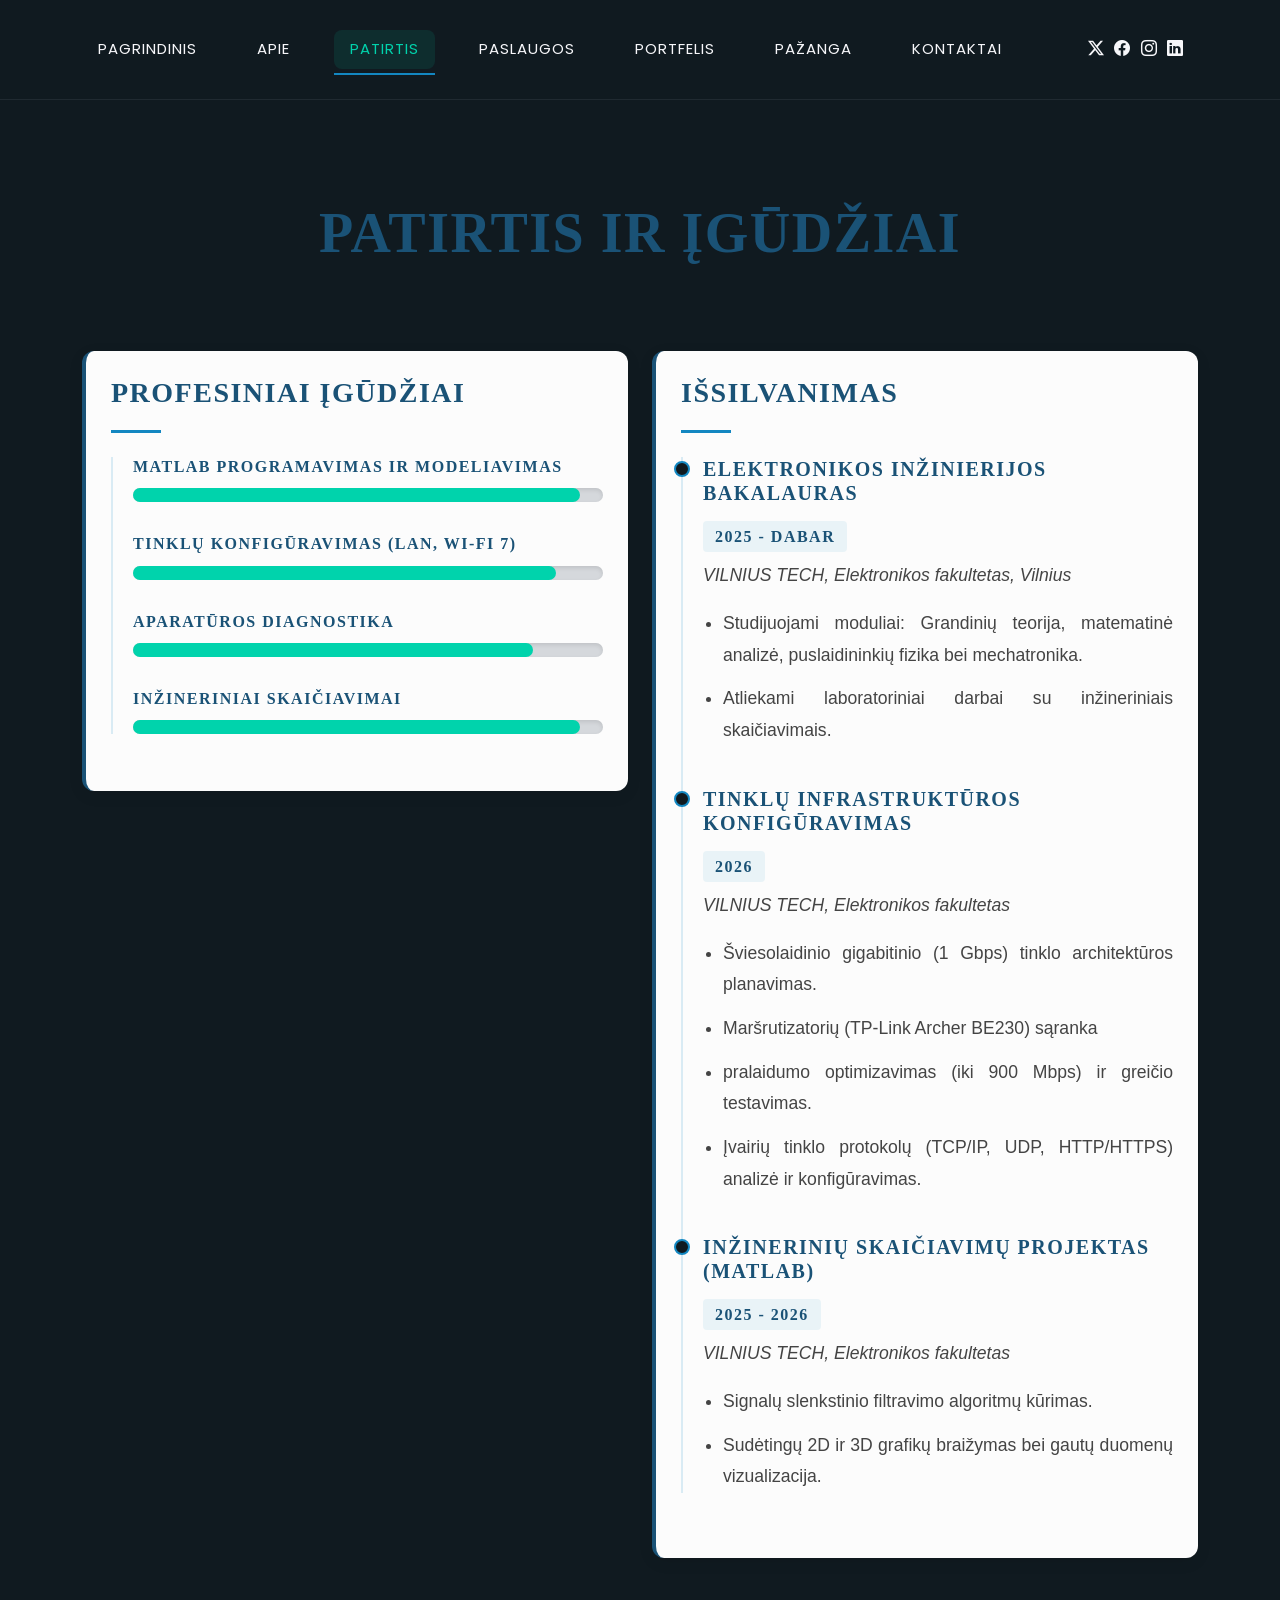
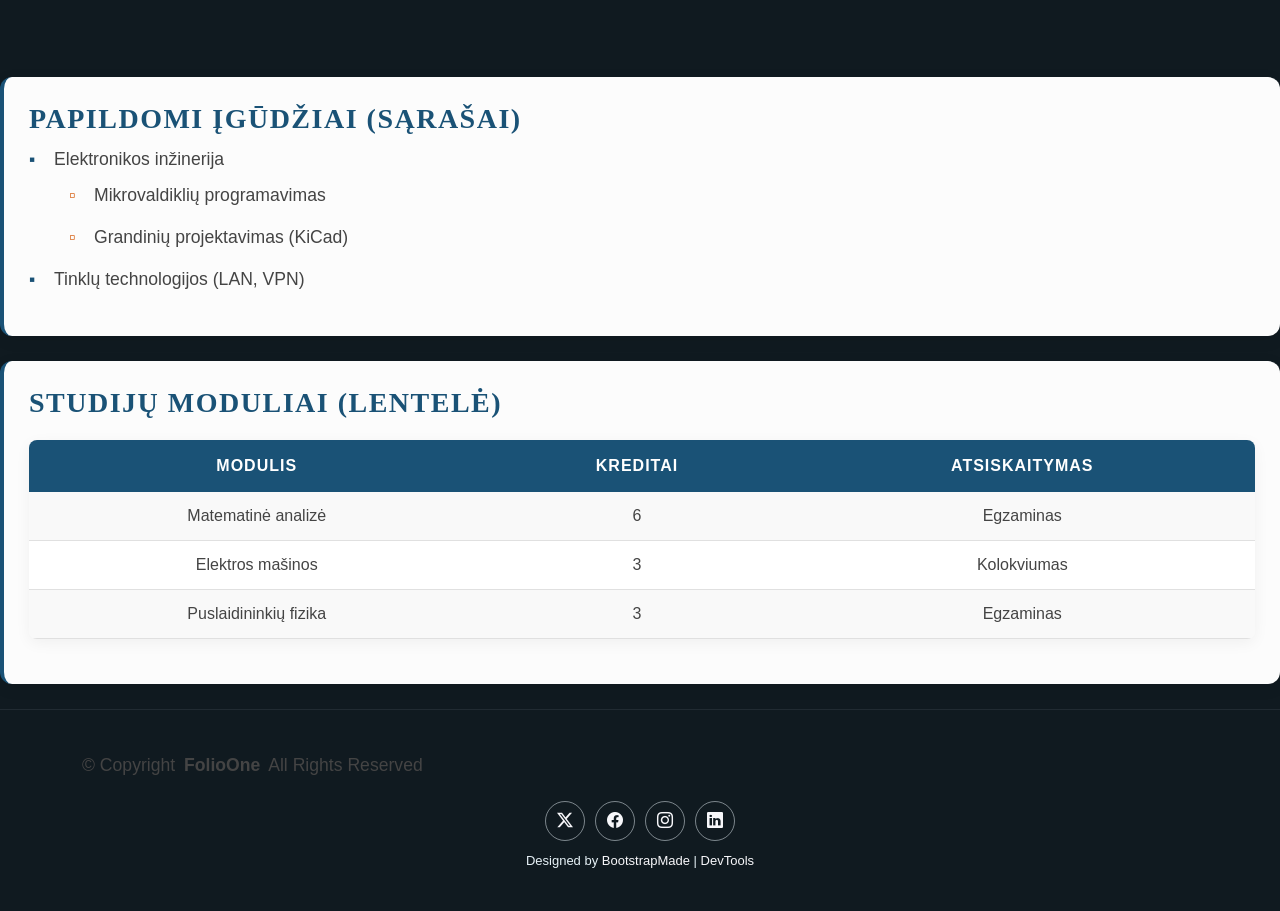
<file: resume.html>
<!DOCTYPE html>
<html lang="lt">

<head>
  <meta charset="utf-8">
  <meta content="width=device-width, initial-scale=1.0" name="viewport">
  <title>Resume - FolioOne Bootstrap Template</title>
  <meta name="description" content="">
  <meta name="keywords" content="">

  <!-- Favicons -->
  <link href="assets\img\portfolio\electronics.jpg" rel="icon">
  <link href="assets/img/apple-touch-icon.png" rel="apple-touch-icon">

  <!-- Fonts -->
  <link href="https://fonts.googleapis.com" rel="preconnect">
  <link href="https://fonts.gstatic.com" rel="preconnect" crossorigin>
  <link href="https://fonts.googleapis.com/css2?family=Roboto:ital,wght@0,100;0,300;0,400;0,500;0,700;0,900;1,100;1,300;1,400;1,500;1,700;1,900&family=Poppins:ital,wght@0,100;0,200;0,300;0,400;0,500;0,600;0,700;0,800;0,900;1,100;1,200;1,300;1,400;1,500;1,600;1,700;1,800;1,900&family=Raleway:ital,wght@0,100;0,200;0,300;0,400;0,500;0,600;0,700;0,800;0,900;1,100;1,200;1,300;1,400;1,500;1,600;1,700;1,800;1,900&display=swap" rel="stylesheet">

  <!-- Vendor CSS Files -->
  <link href="assets/vendor/bootstrap/css/bootstrap.min.css" rel="stylesheet">
  <link href="assets/vendor/bootstrap-icons/bootstrap-icons.css" rel="stylesheet">
  <link href="assets/vendor/aos/aos.css" rel="stylesheet">
  <link href="assets/vendor/swiper/swiper-bundle.min.css" rel="stylesheet">
  <link href="assets/vendor/glightbox/css/glightbox.min.css" rel="stylesheet">

  <!-- Main CSS File -->
  <link href="assets/css/main.css" rel="stylesheet">
  <link href="assets/css/custom.css" rel="stylesheet">

  <!-- =======================================================
  * Template Name: FolioOne
  * Template URL: https://bootstrapmade.com/folioone-bootstrap-portfolio-website-template/
  * Updated: Aug 23 2025 with Bootstrap v5.3.7
  * Author: BootstrapMade.com
  * License: https://bootstrapmade.com/license/
  ======================================================== -->
</head>

<body class="resume-page">

  <header id="header" class="header d-flex align-items-center light-background sticky-top">
    <div class="container position-relative d-flex align-items-center justify-content-between">

      <!-- <a href="index.html" class="logo d-flex align-items-center me-auto me-xl-0">
      <img src="assets/img/logo.webp" alt="">
      <h1 class="sitename">FolioOne</h1> 
    </a> -->

      <nav id="navmenu" class="navmenu">
        <ul>
          <li><a href="index.html">Pagrindinis</a></li>
          <li><a href="about.html">Apie</a></li>
          <li><a href="resume.html" class="active">Patirtis</a></li>
          <li><a href="services.html">Paslaugos</a></li>
          <li><a href="portfolio.html">Portfelis</a></li>
          <li><a href="pazanga.html">Pažanga</a></li>
          <li><a href="contact.html">Kontaktai</a></li>
          
        </ul>
        <i class="mobile-nav-toggle d-xl-none bi bi-list"></i>
      </nav>

      <div class="header-social-links">
        <a href="#" class="twitter"><i class="bi bi-twitter-x"></i></a>
        <a href="#" class="facebook"><i class="bi bi-facebook"></i></a>
        <a href="#" class="instagram"><i class="bi bi-instagram"></i></a>
        <a href="#" class="linkedin"><i class="bi bi-linkedin"></i></a>
      </div>

    </div>
  </header>

  <main class="main">

    <!-- Resume Section -->
    <section id="resume" class="resume section">

      <!-- Section Title -->
      <div class="container section-title" data-aos="fade-up">
        <h2>Patirtis ir Įgūdžiai</h2>
      </div><!-- End Section Title -->

      <div class="container" data-aos="fade-up" data-aos-delay="100">

        <div class="row">
          
          <!-- Kairė pusė: Profesiniai įgūdžiai -->
          <div class="col-lg-6">
            <div class="resume-item skills-animation" data-aos="fade-up">
              <h3 class="resume-title">Profesiniai įgūdžiai</h3>

              <div class="resume-content">
                <div class="skill-item">
                  <h4>MATLAB programavimas ir modeliavimas</h4>
                  <div class="progress">
                    <div class="progress-bar" role="progressbar" aria-valuenow="95" aria-valuemin="0" aria-valuemax="100"></div>
                  </div>
                </div>

                <div class="skill-item">
                  <h4>Tinklų konfigūravimas (LAN, Wi-Fi 7)</h4>
                  <div class="progress">
                    <div class="progress-bar" role="progressbar" aria-valuenow="90" aria-valuemin="0" aria-valuemax="100"></div>
                  </div>
                </div>

                <div class="skill-item">
                  <h4>Aparatūros diagnostika</h4>
                  <div class="progress">
                    <div class="progress-bar" role="progressbar" aria-valuenow="85" aria-valuemin="0" aria-valuemax="100"></div>
                  </div>
                </div>

                <div class="skill-item">
                  <h4>Inžineriniai skaičiavimai</h4>
                  <div class="progress">
                    <div class="progress-bar" role="progressbar" aria-valuenow="95" aria-valuemin="0" aria-valuemax="100"></div>
                  </div>
                </div>
              </div>
            </div>
          </div>

          <div class="col-lg-6">
            <!-- Experience Section -->
            <div class="resume-item" data-aos="fade-up" data-aos-delay="100">
              <h3 class="resume-title">Išsilvanimas</h3>

              <div class="resume-content">
                <article class="experience-item">
                  <h4>Elektronikos inžinierijos bakalauras</h4>
                  <h5>2025 - Dabar</h5>
                  <p class="company"><em>VILNIUS TECH, Elektronikos fakultetas, Vilnius</em></p>
                  <ul>
                    <li>Studijuojami moduliai: Grandinių teorija, matematinė analizė, puslaidininkių fizika bei mechatronika.</li>
                    <li>Atliekami laboratoriniai darbai su inžineriniais skaičiavimais.</li> 
                  </ul>
                </article>

                <article class="experience-item">
                  <h4>Tinklų infrastruktūros konfigūravimas</h4>
                  <h5>2026</h5>
                  <p class="company"><em>VILNIUS TECH, Elektronikos fakultetas</em></p>
                  <ul>
                    <li>Šviesolaidinio gigabitinio (1 Gbps) tinklo architektūros planavimas.</li>
                    <li>Maršrutizatorių (TP-Link Archer BE230) sąranka</li>
                    <li>pralaidumo optimizavimas (iki 900 Mbps) ir greičio testavimas.</li>
                    <li>Įvairių tinklo protokolų (TCP/IP, UDP, HTTP/HTTPS) analizė ir konfigūravimas.</li>
                  </ul>
                </article>

                <article class="experience-item">
                  <h4>Inžinerinių skaičiavimų projektas (MATLAB)</h4>
                  <h5>2025 - 2026</h5>
                  <p class="company"><em>VILNIUS TECH, Elektronikos fakultetas</em></p>
                  <ul>
                    <li>Signalų slenkstinio filtravimo algoritmų kūrimas.</li>
                    <li>Sudėtingų 2D ir 3D grafikų braižymas bei gautų duomenų vizualizacija.</li>
                  </ul>
                </article>
              </div>
            </div><!-- End Experience Section -->
          </div>
        </div>

      </div>

    </section><!-- /Resume Section -->
    <div class="col-lg-12 mt-4">
            <div class="resume-item" data-aos="fade-up">
              <h3 class="resume-title">Papildomi įgūdžiai (Sąrašai)</h3>
              <div class="resume-content">
                <ul class="custom-list">
                  <li>Elektronikos inžinerija
                    <ul>
                      <li>Mikrovaldiklių programavimas</li>
                      <li>Grandinių projektavimas (KiCad)</li>
                    </ul>
                  </li>
                  <li>Tinklų technologijos (LAN, VPN)</li>
                </ul>
              </div>
            </div>
          </div>

          <div class="col-lg-12 mt-4">
            <div class="resume-item" data-aos="fade-up">
              <h3 class="resume-title">Studijų moduliai (Lentelė)</h3>
              <div class="resume-content">
                <table class="custom-table">
                  <thead>
                    <tr>
                      <th>Modulis</th>
                      <th>Kreditai</th>
                      <th>Atsiskaitymas</th>
                    </tr>
                  </thead>
                  <tbody>
                    <tr>
                      <td>Matematinė analizė</td>
                      <td>6</td>
                      <td>Egzaminas</td>
                    </tr>
                    <tr>
                      <td>Elektros mašinos</td>
                      <td>3</td>
                      <td>Kolokviumas</td>
                    </tr>
                    <tr>
                      <td>Puslaidininkių fizika</td>
                      <td>3</td>
                      <td>Egzaminas</td>
                    </tr>
                  </tbody>
                </table>
              </div>
            </div>
          </div>

  </main>

  <footer id="footer" class="footer">

    <div class="container">
      <div class="copyright text-center ">
        <p>© <span>Copyright</span> <strong class="px-1 sitename">FolioOne</strong> <span>All Rights Reserved<br></span></p>
      </div>
      <div class="social-links d-flex justify-content-center">
        <a href=""><i class="bi bi-twitter-x"></i></a>
        <a href=""><i class="bi bi-facebook"></i></a>
        <a href=""><i class="bi bi-instagram"></i></a>
        <a href=""><i class="bi bi-linkedin"></i></a>
      </div>
      <div class="credits">
        <!-- All the links in the footer should remain intact. -->
        <!-- You can delete the links only if you've purchased the pro version. -->
        <!-- Licensing information: https://bootstrapmade.com/license/ -->
        <!-- Purchase the pro version with working PHP/AJAX contact form: [buy-url] -->
        Designed by <a href="https://bootstrapmade.com/">BootstrapMade</a> | <a href="https://bootstrapmade.com/tools/">DevTools</a>
      </div>
    </div>

  </footer>

  <!-- Scroll Top -->
  <a href="#" id="scroll-top" class="scroll-top d-flex align-items-center justify-content-center"><i class="bi bi-arrow-up-short"></i></a>

  <!-- Preloader -->
  <div id="preloader"></div>

  <!-- Vendor JS Files -->
  <script src="assets/vendor/bootstrap/js/bootstrap.bundle.min.js"></script>
  <script src="assets/vendor/php-email-form/validate.js"></script>
  <script src="assets/vendor/aos/aos.js"></script>
  <script src="assets/vendor/typed.js/typed.umd.js"></script>
  <script src="assets/vendor/waypoints/noframework.waypoints.js"></script>
  <script src="assets/vendor/purecounter/purecounter_vanilla.js"></script>
  <script src="assets/vendor/swiper/swiper-bundle.min.js"></script>
  <script src="assets/vendor/imagesloaded/imagesloaded.pkgd.min.js"></script>
  <script src="assets/vendor/isotope-layout/isotope.pkgd.min.js"></script>
  <script src="assets/vendor/glightbox/js/glightbox.min.js"></script>

  <!-- Main JS File -->
  <script src="assets/js/main.js"></script>

</body>

</html>
</file>
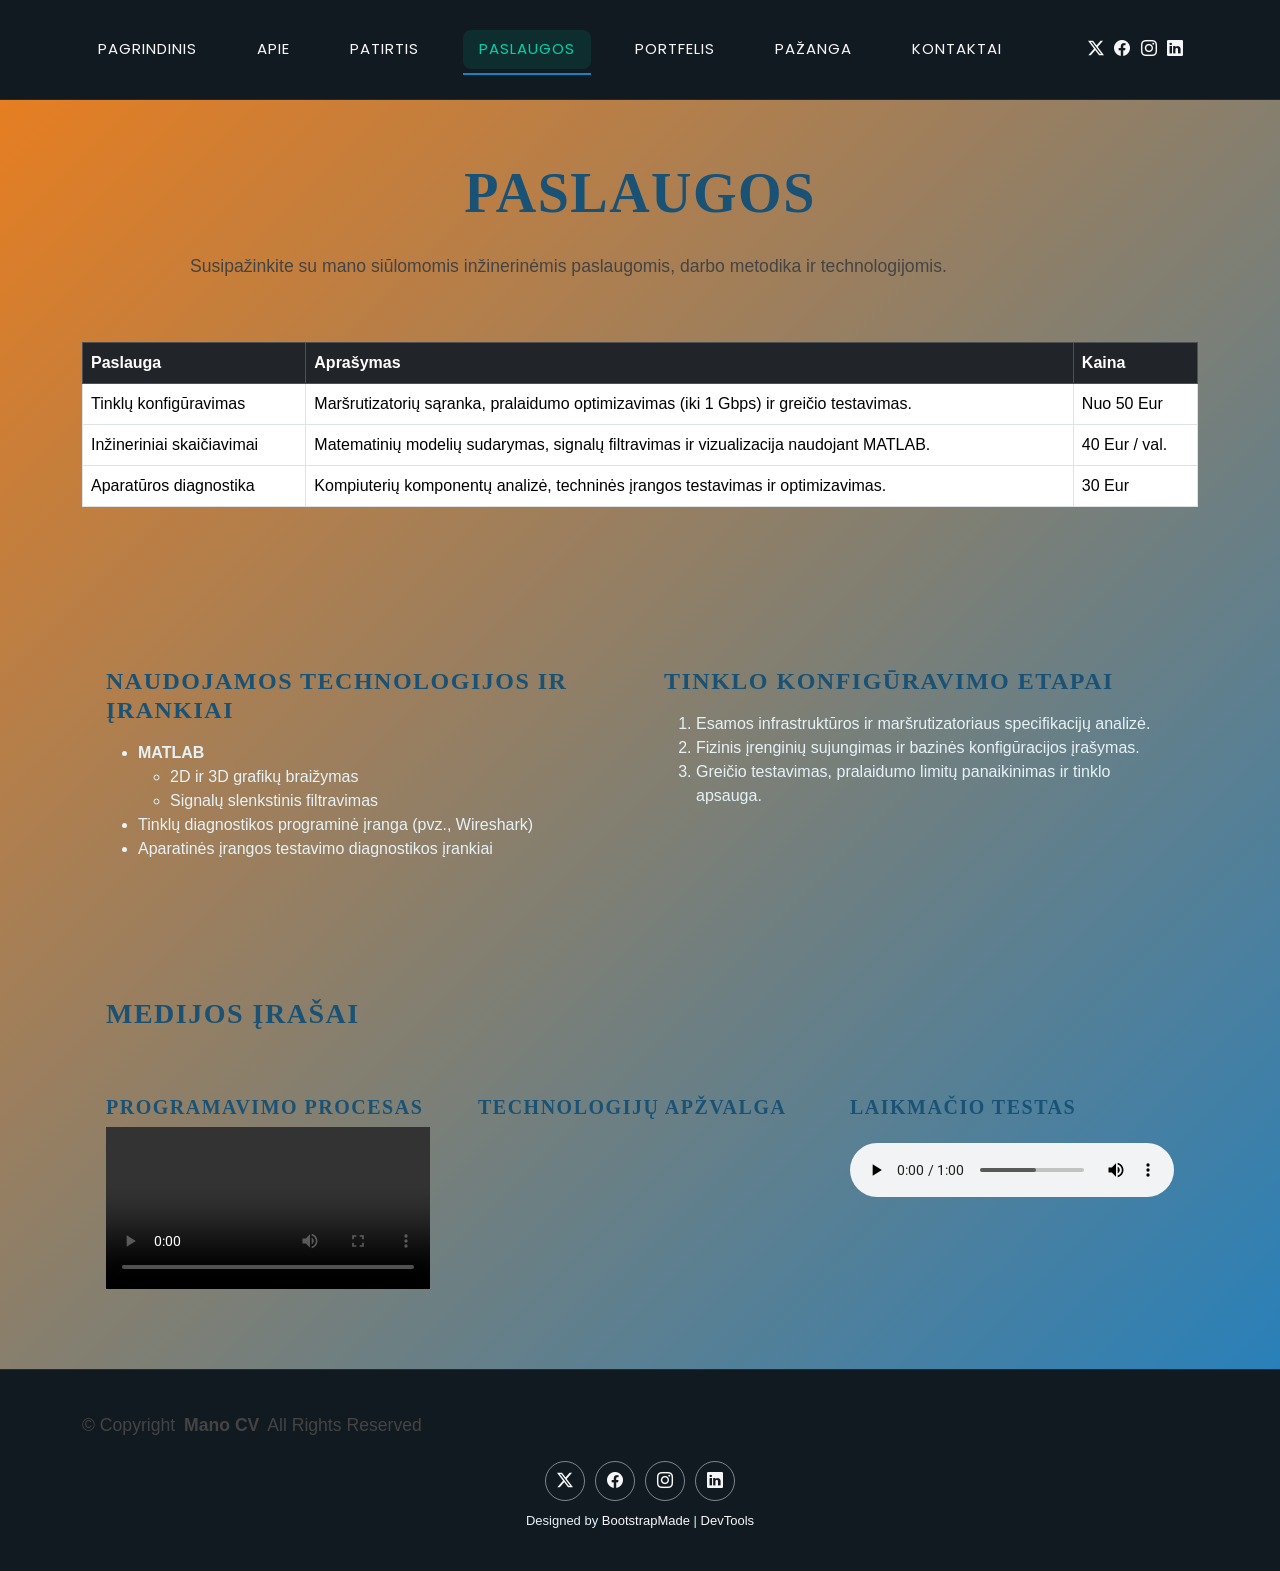
<file: services.html>
<!DOCTYPE html>
<html lang="lt">

<head>
  <meta charset="utf-8">
  <meta content="width=device-width, initial-scale=1.0" name="viewport">
  <title>Paslaugos - Mano CV</title>
  <meta name="description" content="Nikita Jankovič siūlomos inžinerinės paslaugos">
  <meta name="keywords" content="">

  <!-- Favicons -->
  <link href="assets\img\portfolio\electronics.jpg" rel="icon">
  <link href="assets/img/apple-touch-icon.png" rel="apple-touch-icon">

  <!-- Fonts -->
  <link href="https://fonts.googleapis.com" rel="preconnect">
  <link href="https://fonts.gstatic.com" rel="preconnect" crossorigin>
  <link href="https://fonts.googleapis.com/css2?family=Roboto:ital,wght@0,100;0,300;0,400;0,500;0,700;0,900;1,100;1,300;1,400;1,500;1,700;1,900&family=Poppins:ital,wght@0,100;0,200;0,300;0,400;0,500;0,600;0,700;0,800;0,900;1,100;1,200;1,300;1,400;1,500;1,600;1,700;1,800;1,900&family=Raleway:ital,wght@0,100;0,200;0,300;0,400;0,500;0,600;0,700;0,800;0,900;1,100;1,200;1,300;1,400;1,500;1,600;1,700;1,800;1,900&display=swap" rel="stylesheet">

  <!-- Vendor CSS Files -->
  <link href="assets/vendor/bootstrap/css/bootstrap.min.css" rel="stylesheet">
  <link href="assets/vendor/bootstrap-icons/bootstrap-icons.css" rel="stylesheet">
  <link href="assets/vendor/aos/aos.css" rel="stylesheet">
  <link href="assets/vendor/swiper/swiper-bundle.min.css" rel="stylesheet">
  <link href="assets/vendor/glightbox/css/glightbox.min.css" rel="stylesheet">

  <!-- Main CSS File -->
  <link href="assets/css/main.css" rel="stylesheet">
  <link href="assets/css/custom.css" rel="stylesheet">  

  <!-- =======================================================
  * Template Name: FolioOne
  * Template URL: https://bootstrapmade.com/folioone-bootstrap-portfolio-website-template/
  * Updated: Aug 23 2025 with Bootstrap v5.3.7
  * Author: BootstrapMade.com
  * License: https://bootstrapmade.com/license/
  ======================================================== -->
</head>

<body class="services-page">

  <header id="header" class="header d-flex align-items-center light-background sticky-top">
    <div class="container position-relative d-flex align-items-center justify-content-between">

      <nav id="navmenu" class="navmenu">
        <ul>
          <li><a href="index.html">Pagrindinis</a></li>
          <li><a href="about.html">Apie</a></li>
          <li><a href="resume.html">Patirtis</a></li>
          <li><a href="services.html" class="active">Paslaugos</a></li>
          <li><a href="portfolio.html">Portfelis</a></li>
          <li><a href="pazanga.html">Pažanga</a></li>
          <li><a href="contact.html">Kontaktai</a></li>
          
        </ul>
        <i class="mobile-nav-toggle d-xl-none bi bi-list"></i>
      </nav>

      <div class="header-social-links">
        <a href="#" class="twitter"><i class="bi bi-twitter-x"></i></a>
        <a href="#" class="facebook"><i class="bi bi-facebook"></i></a>
        <a href="#" class="instagram"><i class="bi bi-instagram"></i></a>
        <a href="#" class="linkedin"><i class="bi bi-linkedin"></i></a>
      </div>

    </div>
  </header>

  <main class="main">

    <!-- Services Section -->
    <section id="services" class="services section">

      <!-- Section Title -->
      <div class="container section-title" data-aos="fade-up">
        <h2>Paslaugos</h2>
        <p>Susipažinkite su mano siūlomomis inžinerinėmis paslaugomis, darbo metodika ir technologijomis.</p>
      </div><!-- End Section Title -->

      <div class="container" data-aos="fade-up" data-aos-delay="100">

        <div class="row justify-content-center g-5">

          <div class="table-responsive mb-5">
          <table class="table table-bordered table-hover align-middle">
            <thead class="table-dark">
              <tr>
                <th>Paslauga</th>
                <th>Aprašymas</th>
                <th>Kaina</th>
              </tr>
            </thead>
            <tbody>
              <tr>
                <td>Tinklų konfigūravimas</td>
                <td>Maršrutizatorių sąranka, pralaidumo optimizavimas (iki 1 Gbps) ir greičio testavimas.</td>
                <td>Nuo 50 Eur</td>
              </tr>
              <tr>
                <td>Inžineriniai skaičiavimai</td>
                <td>Matematinių modelių sudarymas, signalų filtravimas ir vizualizacija naudojant MATLAB.</td>
                <td>40 Eur / val.</td>
              </tr>
              <tr>
                <td>Aparatūros diagnostika</td>
                <td>Kompiuterių komponentų analizė, techninės įrangos testavimas ir optimizavimas.</td>
                <td>30 Eur</td>
              </tr>
            </tbody>
          </table>
        </div>

         <div class="row g-5 mb-5">
          <div class="col-lg-6">
            <h4 class="mb-3">Naudojamos technologijos ir įrankiai</h4>
            <ul>
              <li><strong>MATLAB</strong>
                <ul>
                  <li>2D ir 3D grafikų braižymas</li>
                  <li>Signalų slenkstinis filtravimas</li>
                </ul>
              </li>
              <li>Tinklų diagnostikos programinė įranga (pvz., Wireshark)</li>
              <li>Aparatinės įrangos testavimo diagnostikos įrankiai</li>
            </ul>
          </div>

          <div class="col-lg-6">
            <h4 class="mb-3">Tinklo konfigūravimo etapai</h4>
            
            <ol>
              <li>Esamos infrastruktūros ir maršrutizatoriaus specifikacijų analizė.</li>
              <li>Fizinis įrenginių sujungimas ir bazinės konfigūracijos įrašymas.</li>
              <li>Greičio testavimas, pralaidumo limitų panaikinimas ir tinklo apsauga.</li>
            </ol>
          </div>
        </div>

          <!-- Medijos sekcija (Papildoma užduotis) -->
        <div class="row g-5 mt-4">
          <h3 class="mb-3">Medijos įrašai</h3>
          
          <!-- Vietinis vaizdo įrašas -->
          <div class="col-lg-4">
            <h5>Programavimo procesas</h5>
            <video width="100%" controls>
              <source src="assets/media/video.mp4" type="video/mp4">
            </video>
          </div>
          
          <!-- YouTube įrašas -->
          <div class="col-lg-4">
            <h5>Technologijų apžvalga</h5>
            <div class="ratio ratio-16x9">
              <iframe src="https://www.youtube.com/embed/BoUVIhtqjAw" title="YouTube video player" allowfullscreen></iframe>
            </div>
          </div>

          <!-- Vietinis garso įrašas -->
          <div class="col-lg-4">
            <h5>Laikmačio testas</h5>
            <div class="mt-4">
              <audio controls class="w-100">
                <source src="assets/media/audio.mp3" type="audio/mpeg">
              </audio>
            </div>
          </div>
        </div>

      </div>

    </section><!-- /Services Section -->

  </main>

  <footer id="footer" class="footer">

    <div class="container">
      <div class="copyright text-center ">
        <p>© <span>Copyright</span> <strong class="px-1 sitename">Mano CV</strong> <span>All Rights Reserved<br></span></p>
      </div>
      <div class="social-links d-flex justify-content-center">
        <a href=""><i class="bi bi-twitter-x"></i></a>
        <a href=""><i class="bi bi-facebook"></i></a>
        <a href=""><i class="bi bi-instagram"></i></a>
        <a href=""><i class="bi bi-linkedin"></i></a>
      </div>
      <div class="credits">
        <!-- All the links in the footer should remain intact. -->
        <!-- You can delete the links only if you've purchased the pro version. -->
        <!-- Licensing information: https://bootstrapmade.com/license/ -->
        <!-- Purchase the pro version with working PHP/AJAX contact form: [buy-url] -->
        Designed by <a href="https://bootstrapmade.com/">BootstrapMade</a> | <a href="https://bootstrapmade.com/tools/">DevTools</a>
      </div>
    </div>

  </footer>

  <!-- Scroll Top -->
  <a href="#" id="scroll-top" class="scroll-top d-flex align-items-center justify-content-center"><i class="bi bi-arrow-up-short"></i></a>

  <!-- Preloader -->
  <div id="preloader"></div>

  <!-- Vendor JS Files -->
  <script src="assets/vendor/bootstrap/js/bootstrap.bundle.min.js"></script>
  <script src="assets/vendor/php-email-form/validate.js"></script>
  <script src="assets/vendor/aos/aos.js"></script>
  <script src="assets/vendor/typed.js/typed.umd.js"></script>
  <script src="assets/vendor/waypoints/noframework.waypoints.js"></script>
  <script src="assets/vendor/purecounter/purecounter_vanilla.js"></script>
  <script src="assets/vendor/swiper/swiper-bundle.min.js"></script>
  <script src="assets/vendor/imagesloaded/imagesloaded.pkgd.min.js"></script>
  <script src="assets/vendor/isotope-layout/isotope.pkgd.min.js"></script>
  <script src="assets/vendor/glightbox/js/glightbox.min.js"></script>

  <!-- Main JS File -->
  <script src="assets/js/main.js"></script>

</body>

</html>
</file>
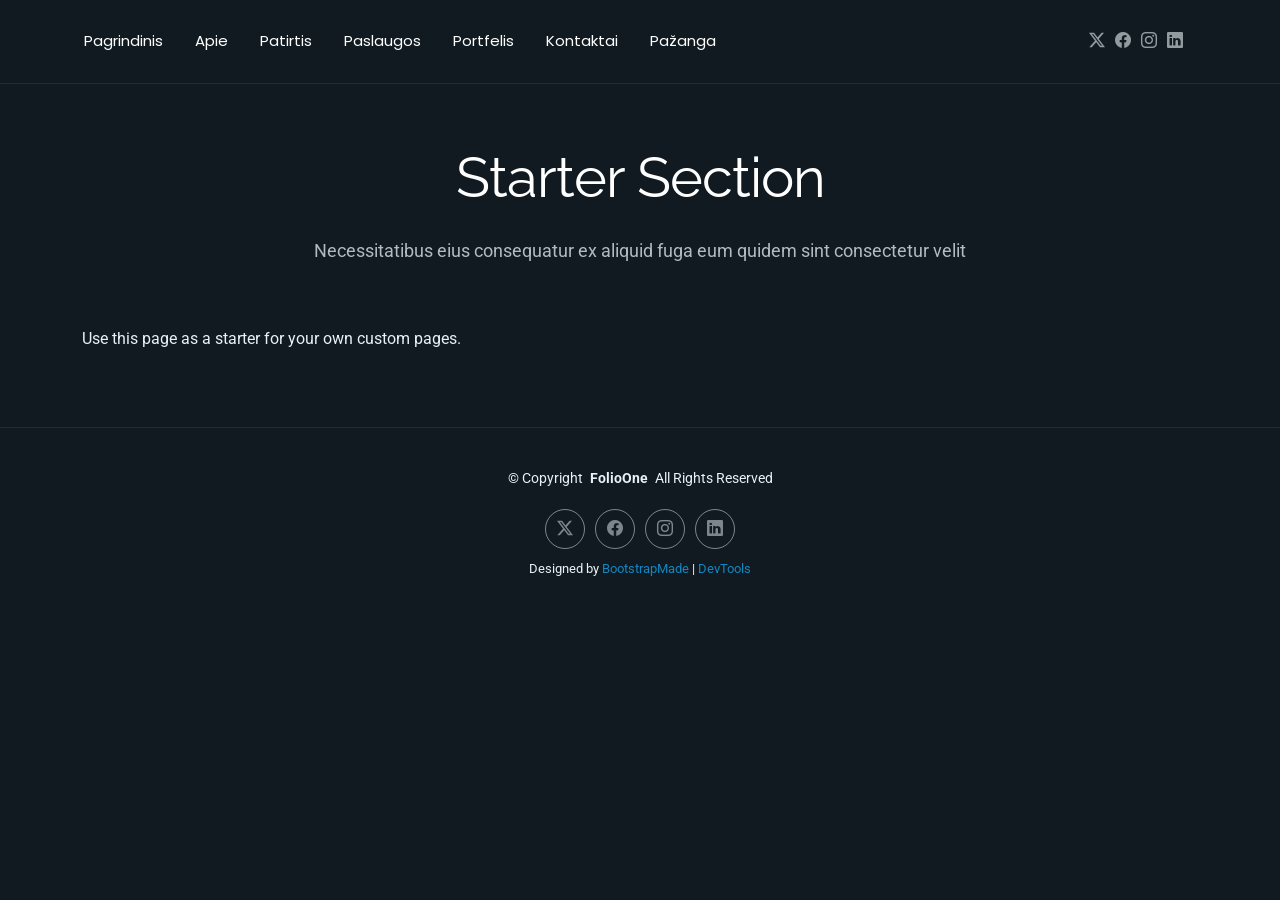
<file: starter-page.html>
<!DOCTYPE html>
<html lang="lt">

<head>
  <meta charset="utf-8">
  <meta content="width=device-width, initial-scale=1.0" name="viewport">
  <title>Pradinis puslapis</title>
  <meta name="description" content="">
  <meta name="keywords" content="">

  <!-- Favicons -->
  <link href="assets\img\portfolio\electronics.jpg" rel="icon">
  <link href="assets/img/apple-touch-icon.png" rel="apple-touch-icon">

  <!-- Fonts -->
  <link href="https://fonts.googleapis.com" rel="preconnect">
  <link href="https://fonts.gstatic.com" rel="preconnect" crossorigin>
  <link href="https://fonts.googleapis.com/css2?family=Roboto:ital,wght@0,100;0,300;0,400;0,500;0,700;0,900;1,100;1,300;1,400;1,500;1,700;1,900&family=Poppins:ital,wght@0,100;0,200;0,300;0,400;0,500;0,600;0,700;0,800;0,900;1,100;1,200;1,300;1,400;1,500;1,600;1,700;1,800;1,900&family=Raleway:ital,wght@0,100;0,200;0,300;0,400;0,500;0,600;0,700;0,800;0,900;1,100;1,200;1,300;1,400;1,500;1,600;1,700;1,800;1,900&display=swap" rel="stylesheet">

  <!-- Vendor CSS Files -->
  <link href="assets/vendor/bootstrap/css/bootstrap.min.css" rel="stylesheet">
  <link href="assets/vendor/bootstrap-icons/bootstrap-icons.css" rel="stylesheet">
  <link href="assets/vendor/aos/aos.css" rel="stylesheet">
  <link href="assets/vendor/swiper/swiper-bundle.min.css" rel="stylesheet">
  <link href="assets/vendor/glightbox/css/glightbox.min.css" rel="stylesheet">

  <!-- Main CSS File -->
  <link href="assets/css/main.css" rel="stylesheet">


  <!-- =======================================================
  * Template Name: FolioOne
  * Template URL: https://bootstrapmade.com/folioone-bootstrap-portfolio-website-template/
  * Updated: Aug 23 2025 with Bootstrap v5.3.7
  * Author: BootstrapMade.com
  * License: https://bootstrapmade.com/license/
  ======================================================== -->
</head>

<body class="starter-page-page">

  <header id="header" class="header d-flex align-items-center light-background sticky-top">
    <div class="container position-relative d-flex align-items-center justify-content-between">

      <!-- <a href="index.html" class="logo d-flex align-items-center me-auto me-xl-0">
      <img src="assets/img/logo.webp" alt="">
      <h1 class="sitename">FolioOne</h1> 
    </a> -->

      <nav id="navmenu" class="navmenu">
        <ul>
          <li><a href="index.html">Pagrindinis</a></li>
          <li><a href="about.html">Apie</a></li>
          <li><a href="resume.html">Patirtis</a></li>
          <li><a href="services.html">Paslaugos</a></li>
          <li><a href="portfolio.html">Portfelis</a></li>
          <li><a href="contact.html">Kontaktai</a></li>
          <li><a href="pazanga.html">Pažanga</a></li>
</section>
        </ul>
        <i class="mobile-nav-toggle d-xl-none bi bi-list"></i>
      </nav>

      <div class="header-social-links">
        <a href="#" class="twitter"><i class="bi bi-twitter-x"></i></a>
        <a href="#" class="facebook"><i class="bi bi-facebook"></i></a>
        <a href="#" class="instagram"><i class="bi bi-instagram"></i></a>
        <a href="#" class="linkedin"><i class="bi bi-linkedin"></i></a>
      </div>

    </div>
  </header>

  <main class="main">

    <!-- Starter Section Section -->
    <section id="starter-section" class="starter-section section">

      <!-- Section Title -->
      <div class="container section-title" data-aos="fade-up">
        <h2>Starter Section</h2>
        <p>Necessitatibus eius consequatur ex aliquid fuga eum quidem sint consectetur velit</p>
      </div><!-- End Section Title -->

      <div class="container" data-aos="fade-up">
        <p>Use this page as a starter for your own custom pages.</p>
      </div>

    </section><!-- /Starter Section Section -->

  </main>

  <footer id="footer" class="footer">

    <div class="container">
      <div class="copyright text-center ">
        <p>© <span>Copyright</span> <strong class="px-1 sitename">FolioOne</strong> <span>All Rights Reserved<br></span></p>
      </div>
      <div class="social-links d-flex justify-content-center">
        <a href=""><i class="bi bi-twitter-x"></i></a>
        <a href=""><i class="bi bi-facebook"></i></a>
        <a href=""><i class="bi bi-instagram"></i></a>
        <a href=""><i class="bi bi-linkedin"></i></a>
      </div>
      <div class="credits">
        <!-- All the links in the footer should remain intact. -->
        <!-- You can delete the links only if you've purchased the pro version. -->
        <!-- Licensing information: https://bootstrapmade.com/license/ -->
        <!-- Purchase the pro version with working PHP/AJAX contact form: [buy-url] -->
        Designed by <a href="https://bootstrapmade.com/">BootstrapMade</a> | <a href="https://bootstrapmade.com/tools/">DevTools</a>
      </div>
    </div>

  </footer>

  <!-- Scroll Top -->
  <a href="#" id="scroll-top" class="scroll-top d-flex align-items-center justify-content-center"><i class="bi bi-arrow-up-short"></i></a>

  <!-- Preloader -->
  <div id="preloader"></div>

  <!-- Vendor JS Files -->
  <script src="assets/vendor/bootstrap/js/bootstrap.bundle.min.js"></script>
  <script src="assets/vendor/php-email-form/validate.js"></script>
  <script src="assets/vendor/aos/aos.js"></script>
  <script src="assets/vendor/typed.js/typed.umd.js"></script>
  <script src="assets/vendor/waypoints/noframework.waypoints.js"></script>
  <script src="assets/vendor/purecounter/purecounter_vanilla.js"></script>
  <script src="assets/vendor/swiper/swiper-bundle.min.js"></script>
  <script src="assets/vendor/imagesloaded/imagesloaded.pkgd.min.js"></script>
  <script src="assets/vendor/isotope-layout/isotope.pkgd.min.js"></script>
  <script src="assets/vendor/glightbox/js/glightbox.min.js"></script>

  <!-- Main JS File -->
  <script src="assets/js/main.js"></script>

</body>

</html>
</file>
<file: assets/css/custom.css>
body {
    font-family: 'Segoe UI', Tahoma, Geneva, Verdana, sans-serif !important; 
}

h1, h2, h3, h4, h5, h6 {
    font-family: 'Georgia', serif !important; 
    color: #1a5276 !important;
    font-weight: 800 !important;
    text-transform: uppercase !important;
    letter-spacing: 1.5px !important;
}

p, .resume-item ul li, .experience-item ul li {
    font-size: 1.1rem !important;
    line-height: 1.8 !important;
    color: #444444 !important; 
    text-align: justify !important;
}

a {
    color: #f7f7fa !important;
    text-decoration: none !important;
    transition: all 0.3s ease-in-out !important;
}

a:hover, a:active {
    color: #02717d !important;
    text-decoration: underline !important; 
}

.btn, .btn-primary, .details-link, a.btn {
    background-color: #1a5276 !important;
    color: #ffffff !important;
    border: 2px solid #1a5276 !important;
    border-radius: 30px !important;
    padding: 10px 28px !important;
    font-weight: bold !important;
    text-transform: uppercase !important;
    text-decoration: none !important; 
    transition: all 0.4s ease !important;
    display: inline-block !important; 
}
.btn:hover, .btn-primary:hover, .btn:active, .btn-primary:active {
    background-color: #ffffff !important;
    color: #1a5276 !important;
    border: 2px solid #1a5276 !important;
    box-shadow: 0px 8px 15px rgba(26, 82, 118, 0.3) !important;
}
#about, #resume, #portfolio {
    padding: 80px 0 70px 0 !important;
    margin-top: 20px !important;
}

.resume-item {
    background-color: #fcfcfc !important;
    padding: 25px !important;
    margin-bottom: 25px !important;
    border-left: 4px solid #1a5276 !important;
    border-radius: 12px !important;
    box-shadow: 0 4px 15px rgba(0, 0, 0, 0.08) !important;
    transition: transform 0.3s ease, box-shadow 0.3s ease !important;
}

.resume-item:hover {
    transform: translateY(-5px) !important;
    box-shadow: 0 8px 25px rgba(26, 82, 118, 0.15) !important;
}

.portfolio-card {
    border-radius: 15px !important;
    border: 1px solid #e0e0e0 !important;
    box-shadow: 0 6px 18px rgba(0, 0, 0, 0.1) !important;
    overflow: hidden !important;
}

.about .profile-img, .about img {
    border-radius: 20px !important;
    box-shadow: 12px 12px 30px rgba(26, 82, 118, 0.2) !important;
    border: 4px solid #ffffff !important;
}

.skills .progress {
    height: 14px !important; 
    background-color: #d5d8dc !important; 
    border-radius: 10px !important; 
    box-shadow: inset 0 2px 4px rgba(0, 0, 0, 0.1) !important; 
    margin-bottom: 20px !important;
}

.skills .progress-bar {
    background-color: #00d3ac !important; 
    border-radius: 10px !important;
}
.navmenu a, .navmenu a:focus {
    font-size: 15px !important;
    letter-spacing: 1px !important; 
    text-transform: uppercase !important; 
    padding: 8px 16px !important;
    transition: all 0.3s ease !important;
}
.navmenu a:hover, .navmenu .active, .navmenu .active:focus {
    color: #00d3ac !important; 
    background-color: rgba(0, 211, 172, 0.1) !important; 
    border-radius: 8px !important; 
}
.resume-item .progress {
    height: 14px !important; 
    background-color: #d5d8dc !important; 
    border-radius: 10px !important; 
    box-shadow: inset 0 2px 4px rgba(0, 0, 0, 0.1) !important; 
    margin-bottom: 20px !important;
}
.resume-item .progress-bar {
    background-color: #00d3ac !important; 
    border-radius: 10px !important;
}
.custom-list, .custom-list ul {
    list-style: none !important; 
    padding-left: 0 !important;
}

.custom-list li {
    position: relative !important;
    padding-left: 25px !important;
    margin-bottom: 10px !important;
    color: #444444 !important;
}

.custom-list li::before {
    content: "▪" !important;
    position: absolute !important;
    left: 0 !important;
    color: #1a5276 !important;
    font-weight: bold !important;
}

.custom-list ul li::before {
    content: "▫" !important;
    color: #d35400 !important;
}

.custom-list ul {
    margin-top: 5px !important;
    padding-left: 15px !important;
}

.custom-table {
    width: 100% !important;
    border-collapse: collapse !important;
    margin: 20px 0 !important;
    box-shadow: 0 4px 15px rgba(0, 0, 0, 0.05) !important;
    border-radius: 8px !important;
    overflow: hidden !important;
}

.custom-table th {
    background-color: #1a5276 !important;
    color: #ffffff !important;
    text-align: center !important;
    padding: 14px 16px !important;
    text-transform: uppercase !important;
    letter-spacing: 1px !important;
    font-weight: bold !important;
}

.custom-table td {
    padding: 12px 16px !important;
    text-align: center !important;
    border-bottom: 1px solid #e0e0e0 !important;
    color: #444444 !important;
}

.custom-table tbody tr:nth-child(odd) {
    background-color: #f9f9f9 !important;
}

.custom-table tbody tr:nth-child(even) {
    background-color: #ffffff !important;
}

.custom-table tbody tr:hover {
    background-color: rgba(26, 82, 118, 0.08) !important;
    transition: background-color 0.3s ease !important;
}
.kompetencijos {
    padding: 60px 0 !important;
}

.kanban-stats-panel {
    background-color: #ffffff !important;
    border-radius: 14px !important;
    padding: 24px !important;
    box-shadow: 0 6px 20px rgba(0, 0, 0, 0.25) !important;
    margin-bottom: 30px !important;
}

.stats-top {
    display: flex !important;
    justify-content: space-between !important;
    gap: 16px !important;
    flex-wrap: wrap !important;
    margin-bottom: 22px !important;
}

.stat-box {
    display: flex !important;
    align-items: center !important;
    flex: 1 1 200px !important;
    background-color: #f4f7f9 !important;
    border-left: 4px solid #1a5276 !important;
    border-radius: 10px !important;
    padding: 15px 20px !important;
}

.stat-box i {
    font-size: 1.8rem !important;
    color: #1a5276 !important;
    margin-right: 15px !important;
}

.stat-box span {
    display: block !important;
    font-size: 0.9rem !important;
    color: #666666 !important;
}

.stat-box strong {
    font-size: 1.25rem !important;
    color: #1a5276 !important;
}

.xp-progress-wrap {
    margin-bottom: 20px !important;
}

.xp-progress-label {
    display: block !important;
    font-size: 0.95rem !important;
    font-weight: bold !important;
    color: #333333 !important;
    margin-bottom: 8px !important;
}

.xp-progress-track {
    width: 100% !important;
    height: 22px !important;
    background-color: #e2e6ea !important;
    border-radius: 12px !important;
    overflow: hidden !important;
}

.xp-progress-fill {
    height: 100% !important;
    background: linear-gradient(90deg, #1a5276, #d35400) !important;
    color: #ffffff !important;
    font-size: 0.85rem !important;
    font-weight: bold !important;
    display: flex !important;
    align-items: center !important;
    justify-content: center !important;
    border-radius: 12px !important;
}

.stats-bottom {
    display: flex !important;
    justify-content: space-around !important;
    flex-wrap: wrap !important;
    gap: 12px !important;
    padding-top: 16px !important;
    border-top: 1px solid #e5e5e5 !important;
    color: #444444 !important;
    font-size: 1rem !important;
}

.stats-bottom i {
    color: #d35400 !important;
    margin-right: 6px !important;
}

.stats-bottom strong {
    color: #1a5276 !important;
}

.kanban-board {
    display: grid !important;
    grid-template-columns: repeat(auto-fit, minmax(290px, 1fr)) !important;
    gap: 20px !important;
}

.kanban-column {
    background-color: #ffffff !important;
    border-radius: 12px !important;
    padding: 18px !important;
    box-shadow: 0 6px 20px rgba(0, 0, 0, 0.2) !important;
}

.column-title {
    font-size: 1.15rem !important;
    font-weight: bold !important;
    color: #1a5276 !important;
    padding-bottom: 10px !important;
    margin-bottom: 16px !important;
    border-bottom: 3px solid #1a5276 !important;
}

.col-plan .column-title {
    border-bottom-color: #f39c12 !important;
}

.col-learn .column-title {
    border-bottom-color: #2980b9 !important;
}

.col-done .column-title {
    border-bottom-color: #27ae60 !important;
}

.kanban-card {
    background-color: #f9fbfc !important;
    border: 1px solid #e3e8ec !important;
    border-radius: 10px !important;
    padding: 14px !important;
    margin-bottom: 12px !important;
    transition: transform 0.25s ease, box-shadow 0.25s ease !important;
}

.kanban-card:hover {
    transform: translateY(-3px) !important;
    box-shadow: 0 6px 14px rgba(0, 0, 0, 0.1) !important;
}

.kanban-card h5 {
    font-size: 1rem !important;
    font-weight: bold !important;
    color: #222222 !important;
    margin-bottom: 10px !important;
}

.card-info {
    display: flex !important;
    justify-content: space-between !important;
    align-items: center !important;
    gap: 8px !important;
    font-size: 0.85rem !important;
}

.status {
    padding: 4px 10px !important;
    border-radius: 6px !important;
    font-weight: 600 !important;
}

.status.plan {
    background-color: #fff3cd !important;
    color: #856404 !important;
}

.status.learn {
    background-color: #d1ecf1 !important;
    color: #0c5460 !important;
}

.status.done {
    background-color: #d4edda !important;
    color: #155724 !important;
}

.xp {
    font-weight: bold !important;
    color: #444444 !important;
    background-color: #eef2f5 !important;
    padding: 4px 8px !important;
    border-radius: 6px !important;
}
#services, .services {
    background-image: linear-gradient(-45deg, #1a5276, #d35400, #2980b9, #e67e22) !important;
    background-size: 300% 300% !important;
    animation: fonoJudejimas 5s ease infinite !important;
}

@keyframes fonoJudejimas {
    0% { background-position: 0% 50%; }
    50% { background-position: 100% 50%; }
    100% { background-position: 0% 50%; }
}

#about, .about {
    position: relative !important;
    overflow: hidden !important;
}

.figura-apskritimas {
    position: absolute;
    top: 30px;
    left: 30px;
    width: 80px;
    height: 80px;
    background: #d35400;
    border-radius: 50%;
    opacity: 0.3;
    animation: plaukiojimas 4s ease-in-out infinite;
}

.figura-kvadratas {
    position: absolute;
    bottom: 30px;
    right: 30px;
    width: 70px;
    height: 70px;
    background: #1a5276;
    opacity: 0.3;
    animation: sukimasis 6s linear infinite;
}

@keyframes plaukiojimas {
    0% { transform: translateY(0); }
    50% { transform: translateY(-25px); }
    100% { transform: translateY(0); }
}

@keyframes sukimasis {
    from { transform: rotate(0deg); }
    to { transform: rotate(360deg); }
}
.contact p { color: #d0d7de !important; }
.klaida-laukas { border: 2px solid #e74c3c !important; }
.klaida { color: #e74c3c; font-size: 0.85rem; display: block; margin-top: 4px; }
.info-juosta {
    display: flex;
    gap: 15px;
    margin: 15px 0;
}

.info-blokas {
    flex: 1;
    background: #ffffff;
    color: #333333;
    padding: 15px;
    border-radius: 8px;
    text-align: center;
    border-left: 4px solid #1a5276;
}

.progreso-fonas {
    background: #dddddd;
    border-radius: 10px;
    height: 24px;
    overflow: hidden;
    margin-bottom: 15px;
}

.progreso-uzpildas {
    height: 100%;
    background: #d35400;
    color: #ffffff;
    text-align: center;
    font-weight: bold;
    line-height: 24px;
    min-width: 35px;
}

.kanban-lenta {
    display: grid;
    grid-template-columns: repeat(3, 1fr);
    gap: 20px;
    margin-top: 25px;
}

.stulpelis {
    background: #ffffff;
    color: #333333;
    padding: 15px;
    border-radius: 10px;
}

.stulpelis h3 {
    color: #1a5276;
    border-bottom: 2px solid #d35400;
    padding-bottom: 8px;
}

.kortele {
    background: #f4f6f7;
    padding: 12px;
    margin-top: 12px;
    border-radius: 8px;
    border: 1px solid #dddddd;
}

.kortele p {
    margin: 5px 0;
    color: #555555;
}

.kortele span {
    color: #d35400;
    font-weight: bold;
}

.kortele select {
    width: 100%;
    margin-top: 8px;
    padding: 5px;
    border-radius: 5px;
    border: 1px solid #cccccc;
}
#kompetencijos .container > p { color: #ffffff; }
#kompetencijos h2 {
    color: #ffffff;
    margin-bottom: 20px;
}

#kompetencijos .container > p {
    color: #d0d7de;
    margin-bottom: 8px;
}

.info-juosta {
    display: flex;
    gap: 15px;
    margin: 15px 0;
}

.info-blokas {
    flex: 1;
    background: #ffffff;
    color: #222222;
    padding: 15px;
    border-radius: 8px;
    text-align: center;
    border-left: 4px solid #27ae60;
}

.progreso-fonas {
    background: #233342;
    border-radius: 10px;
    height: 26px;
    overflow: hidden;
    margin-bottom: 15px;
}

.progreso-uzpildas {
    height: 100%;
    background: linear-gradient(90deg, #1e8449, #2ecc71);
    color: #ffffff;
    text-align: center;
    font-weight: bold;
    line-height: 26px;
    min-width: 40px;
    transition: width 0.4s ease;
}

.kanban-lenta {
    display: grid;
    grid-template-columns: repeat(3, 1fr);
    gap: 20px;
    margin-top: 25px;
}

.stulpelis {
    background: #ffffff;
    color: #222222;
    padding: 15px;
    border-radius: 10px;
}

.stulpelis h3 {
    color: #1e8449;
    border-bottom: 3px solid #27ae60;
    padding-bottom: 8px;
}

.kortele {
    background: #f4f9f6;
    padding: 12px;
    margin-top: 12px;
    border-radius: 8px;
    border: 1px solid #d4e8dc;
}

.kortele p {
    margin: 5px 0;
    color: #555555;
}

.kortele span {
    color: #1e8449;
    font-weight: bold;
}

.kortele select {
    width: 100%;
    margin-top: 8px;
    padding: 6px;
    border-radius: 5px;
    border: 1px solid #b8d8c5;
    background: #ffffff;
}
</file>
<file: assets/css/main.css>
/**
* Template Name: FolioOne
* Template URL: https://bootstrapmade.com/folioone-bootstrap-portfolio-website-template/
* Updated: Aug 23 2025 with Bootstrap v5.3.7
* Author: BootstrapMade.com
* License: https://bootstrapmade.com/license/
*/

/*--------------------------------------------------------------
# Font & Color Variables
# Help: https://bootstrapmade.com/color-system/
--------------------------------------------------------------*/
/* Fonts */
:root {
  --default-font: "Roboto",  system-ui, -apple-system, "Segoe UI", Roboto, "Helvetica Neue", Arial, "Noto Sans", "Liberation Sans", sans-serif, "Apple Color Emoji", "Segoe UI Emoji", "Segoe UI Symbol", "Noto Color Emoji";
  --heading-font: "Raleway",  sans-serif;
  --nav-font: "Poppins",  sans-serif;
}

/* Global Colors - The following color variables are used throughout the website. Updating them here will change the color scheme of the entire website */
:root { 
  --background-color: #101a20; /* Background color for the entire website, including individual sections */
  --default-color: #e7f2f7; /* Default color used for the majority of the text content across the entire website */
  --heading-color: #ffffff; /* Color for headings, subheadings and title throughout the website */
  --accent-color: #1387c1; /* Accent color that represents your brand on the website. It's used for buttons, links, and other elements that need to stand out */
  --surface-color: #141f26; /* The surface color is used as a background of boxed elements within sections, such as cards, icon boxes, or other elements that require a visual separation from the global background. */
  --contrast-color: #ffffff; /* Contrast color for text, ensuring readability against backgrounds of accent, heading, or default colors. */
}

/* Nav Menu Colors - The following color variables are used specifically for the navigation menu. They are separate from the global colors to allow for more customization options */
:root {
  --nav-color: #ffffff;  /* The default color of the main navmenu links */
  --nav-hover-color: #1387c1; /* Applied to main navmenu links when they are hovered over or active */
  --nav-mobile-background-color: #213642; /* Used as the background color for mobile navigation menu */
  --nav-dropdown-background-color: #051117; /* Used as the background color for dropdown items that appear when hovering over primary navigation items */
  --nav-dropdown-color: #e7f2f7; /* Used for navigation links of the dropdown items in the navigation menu. */
  --nav-dropdown-hover-color: #1387c1; /* Similar to --nav-hover-color, this color is applied to dropdown navigation links when they are hovered over. */
}

/* Color Presets - These classes override global colors when applied to any section or element, providing reuse of the sam color scheme. */

.light-background {
  --background-color: #142027;
  --surface-color: #325264;
}

.dark-background {
  --background-color: #0b1419;
  --default-color: #ffffff;
  --heading-color: #ffffff;
  --surface-color: #252525;
  --contrast-color: #ffffff;
}

/* Smooth scroll */
:root {
  scroll-behavior: smooth;
}

/*--------------------------------------------------------------
# General Styling & Shared Classes
--------------------------------------------------------------*/
body {
  color: var(--default-color);
  background-color: var(--background-color);
  font-family: var(--default-font);
}

a {
  color: var(--accent-color);
  text-decoration: none;
  transition: 0.3s;
}

a:hover {
  color: color-mix(in srgb, var(--accent-color), transparent 25%);
  text-decoration: none;
}

h1,
h2,
h3,
h4,
h5,
h6 {
  color: var(--heading-color);
  font-family: var(--heading-font);
}

/* PHP Email Form Messages
------------------------------*/
.php-email-form .error-message {
  display: none;
  background: #df1529;
  color: #ffffff;
  text-align: left;
  padding: 15px;
  margin-bottom: 24px;
  font-weight: 600;
}

.php-email-form .sent-message {
  display: none;
  color: #ffffff;
  background: #059652;
  text-align: center;
  padding: 15px;
  margin-bottom: 24px;
  font-weight: 600;
}

.php-email-form .loading {
  display: none;
  background: var(--surface-color);
  text-align: center;
  padding: 15px;
  margin-bottom: 24px;
}

.php-email-form .loading:before {
  content: "";
  display: inline-block;
  border-radius: 50%;
  width: 24px;
  height: 24px;
  margin: 0 10px -6px 0;
  border: 3px solid var(--accent-color);
  border-top-color: var(--surface-color);
  animation: php-email-form-loading 1s linear infinite;
}

@keyframes php-email-form-loading {
  0% {
    transform: rotate(0deg);
  }

  100% {
    transform: rotate(360deg);
  }
}

/*--------------------------------------------------------------
# Global Header
--------------------------------------------------------------*/
.header {
  --background-color: rgba(255, 255, 255, 0);
  color: var(--default-color);
  background-color: var(--background-color);
  padding: 15px 0;
  transition: all 0.5s;
  z-index: 997;
  border-bottom: 1px solid color-mix(in srgb, var(--default-color), transparent 92%);
}

.header .logo {
  line-height: 1;
}

.header .logo img {
  max-height: 36px;
  margin-right: 8px;
}

.header .logo h1 {
  font-size: 32px;
  margin: 0;
  font-weight: 400;
  color: var(--heading-color);
}

.header .header-social-links {
  padding-right: 15px;
}

.header .header-social-links a {
  color: color-mix(in srgb, var(--default-color), transparent 40%);
  padding-left: 6px;
  display: inline-block;
  transition: 0.3s;
  font-size: 16px;
}

.header .header-social-links a:hover {
  color: var(--default-color);
}

.header .header-social-links a i {
  line-height: 0px;
}

@media (max-width: 1200px) {
  .header .logo {
    order: 1;
  }

  .header .header-social-links {
    order: 2;
  }

  .header .navmenu {
    order: 3;
  }
}

/* Global Header on Scroll
------------------------------*/
.scrolled .header {
  --background-color: rgba(16, 26, 32, 0.9);
}

/*--------------------------------------------------------------
# Navigation Menu
--------------------------------------------------------------*/
/* Desktop Navigation */
@media (min-width: 1200px) {
  .navmenu {
    padding: 0;
  }

  .navmenu ul {
    margin: 0;
    padding: 0;
    display: flex;
    list-style: none;
    align-items: center;
  }

  .navmenu li {
    position: relative;
  }

  .navmenu>ul>li {
    white-space: nowrap;
    padding: 15px 28px 15px 0;
  }

  .navmenu>ul>li:last-child {
    padding-right: 0;
  }

  .navmenu a,
  .navmenu a:focus {
    color: var(--nav-color);
    font-size: 15px;
    padding: 0 2px;
    font-family: var(--nav-font);
    font-weight: 400;
    display: flex;
    align-items: center;
    justify-content: space-between;
    white-space: nowrap;
    transition: 0.3s;
    position: relative;
  }

  .navmenu a i,
  .navmenu a:focus i {
    font-size: 12px;
    line-height: 0;
    margin-left: 5px;
    transition: 0.3s;
  }

  .navmenu>ul>li>a:before {
    content: "";
    position: absolute;
    height: 2px;
    bottom: -6px;
    left: 0;
    background-color: var(--nav-hover-color);
    visibility: hidden;
    width: 0px;
    transition: all 0.3s ease-in-out 0s;
  }

  .navmenu a:hover:before,
  .navmenu li:hover>a:before,
  .navmenu .active:before {
    visibility: visible;
    width: 100%;
  }

  .navmenu li:hover>a,
  .navmenu .active,
  .navmenu .active:focus {
    color: var(--nav-hover-color);
  }

  .navmenu .dropdown ul {
    margin: 0;
    padding: 10px 0;
    background: var(--nav-dropdown-background-color);
    display: block;
    position: absolute;
    visibility: hidden;
    left: -5px;
    top: 130%;
    opacity: 0;
    transition: 0.3s;
    border-radius: 4px;
    z-index: 99;
    box-shadow: 0px 0px 30px rgba(0, 0, 0, 0.1);
  }

  .navmenu .dropdown ul li {
    min-width: 200px;
  }

  .navmenu .dropdown ul a {
    padding: 10px 20px;
    font-size: 15px;
    text-transform: none;
    color: var(--nav-dropdown-color);
  }

  .navmenu .dropdown ul a i {
    font-size: 12px;
  }

  .navmenu .dropdown ul a:hover,
  .navmenu .dropdown ul .active:hover,
  .navmenu .dropdown ul li:hover>a {
    color: var(--nav-dropdown-hover-color);
  }

  .navmenu .dropdown:hover>ul {
    opacity: 1;
    top: 100%;
    visibility: visible;
  }

  .navmenu .dropdown .dropdown ul {
    top: 0;
    left: -90%;
    visibility: hidden;
  }

  .navmenu .dropdown .dropdown:hover>ul {
    opacity: 1;
    top: 0;
    left: -100%;
    visibility: visible;
  }
}

/* Mobile Navigation */
@media (max-width: 1199px) {
  .mobile-nav-toggle {
    color: var(--nav-color);
    font-size: 28px;
    line-height: 0;
    margin-right: 10px;
    cursor: pointer;
    transition: color 0.3s;
  }

  .navmenu {
    padding: 0;
    z-index: 9997;
  }

  .navmenu ul {
    display: none;
    list-style: none;
    position: absolute;
    inset: 60px 20px 20px 20px;
    padding: 10px 0;
    margin: 0;
    border-radius: 6px;
    background-color: var(--nav-mobile-background-color);
    border: 1px solid color-mix(in srgb, var(--default-color), transparent 90%);
    box-shadow: none;
    overflow-y: auto;
    transition: 0.3s;
    z-index: 9998;
  }

  .navmenu a,
  .navmenu a:focus {
    color: var(--nav-dropdown-color);
    padding: 10px 20px;
    font-family: var(--nav-font);
    font-size: 17px;
    font-weight: 500;
    display: flex;
    align-items: center;
    justify-content: space-between;
    white-space: nowrap;
    transition: 0.3s;
  }

  .navmenu a i,
  .navmenu a:focus i {
    font-size: 12px;
    line-height: 0;
    margin-left: 5px;
    width: 30px;
    height: 30px;
    display: flex;
    align-items: center;
    justify-content: center;
    border-radius: 50%;
    transition: 0.3s;
    background-color: color-mix(in srgb, var(--accent-color), transparent 90%);
  }

  .navmenu a i:hover,
  .navmenu a:focus i:hover {
    background-color: var(--accent-color);
    color: var(--contrast-color);
  }

  .navmenu a:hover,
  .navmenu .active,
  .navmenu .active:focus {
    color: var(--nav-dropdown-hover-color);
  }

  .navmenu .active i,
  .navmenu .active:focus i {
    background-color: var(--accent-color);
    color: var(--contrast-color);
    transform: rotate(180deg);
  }

  .navmenu .dropdown ul {
    position: static;
    display: none;
    z-index: 99;
    padding: 10px 0;
    margin: 10px 20px;
    background-color: var(--nav-dropdown-background-color);
    transition: all 0.5s ease-in-out;
  }

  .navmenu .dropdown ul ul {
    background-color: rgba(33, 37, 41, 0.1);
  }

  .navmenu .dropdown>.dropdown-active {
    display: block;
    background-color: rgba(33, 37, 41, 0.03);
  }

  .mobile-nav-active {
    overflow: hidden;
  }

  .mobile-nav-active .mobile-nav-toggle {
    color: #fff;
    position: absolute;
    font-size: 32px;
    top: 15px;
    right: 15px;
    margin-right: 0;
    z-index: 9999;
  }

  .mobile-nav-active .navmenu {
    position: fixed;
    overflow: hidden;
    inset: 0;
    background: rgba(33, 37, 41, 0.8);
    transition: 0.3s;
  }

  .mobile-nav-active .navmenu>ul {
    display: block;
  }
}

/*--------------------------------------------------------------
# Global Footer
--------------------------------------------------------------*/
.footer {
  color: var(--default-color);
  background-color: var(--background-color);
  font-size: 14px;
  padding: 40px 0;
  position: relative;
  border-top: 1px solid color-mix(in srgb, var(--default-color), transparent 92%);
}

.footer .copyright p {
  margin-bottom: 0;
}

.footer .social-links {
  margin-top: 20px;
}

.footer .social-links a {
  display: flex;
  align-items: center;
  justify-content: center;
  width: 40px;
  height: 40px;
  border-radius: 50%;
  border: 1px solid color-mix(in srgb, var(--default-color), transparent 50%);
  font-size: 16px;
  color: color-mix(in srgb, var(--default-color), transparent 50%);
  margin: 0 5px;
  transition: 0.3s;
}

.footer .social-links a:hover {
  color: var(--accent-color);
  border-color: var(--accent-color);
}

.footer .credits {
  margin-top: 10px;
  font-size: 13px;
  text-align: center;
}

/*--------------------------------------------------------------
# Preloader
--------------------------------------------------------------*/
#preloader {
  position: fixed;
  inset: 0;
  z-index: 9999;
  overflow: hidden;
  background-color: var(--background-color);
  transition: all 0.6s ease-out;
  width: 100%;
  height: 100vh;
}

#preloader:before,
#preloader:after {
  content: "";
  position: absolute;
  border: 4px solid var(--accent-color);
  border-radius: 50%;
  animation: animate-preloader 2s cubic-bezier(0, 0.2, 0.8, 1) infinite;
}

#preloader:after {
  animation-delay: -0.5s;
}

@keyframes animate-preloader {
  0% {
    width: 10px;
    height: 10px;
    top: calc(50% - 5px);
    left: calc(50% - 5px);
    opacity: 1;
  }

  100% {
    width: 72px;
    height: 72px;
    top: calc(50% - 36px);
    left: calc(50% - 36px);
    opacity: 0;
  }
}

/*--------------------------------------------------------------
# Scroll Top Button
--------------------------------------------------------------*/
.scroll-top {
  position: fixed;
  visibility: hidden;
  opacity: 0;
  right: 15px;
  bottom: -15px;
  z-index: 99999;
  background-color: var(--accent-color);
  width: 44px;
  height: 44px;
  border-radius: 50px;
  transition: all 0.4s;
}

.scroll-top i {
  font-size: 24px;
  color: var(--contrast-color);
  line-height: 0;
}

.scroll-top:hover {
  background-color: color-mix(in srgb, var(--accent-color), transparent 20%);
  color: var(--contrast-color);
}

.scroll-top.active {
  visibility: visible;
  opacity: 1;
  bottom: 15px;
}

/*--------------------------------------------------------------
# Disable aos animation delay on mobile devices
--------------------------------------------------------------*/
@media screen and (max-width: 768px) {
  [data-aos-delay] {
    transition-delay: 0 !important;
  }
}

/*--------------------------------------------------------------
# Global Page Titles & Breadcrumbs
--------------------------------------------------------------*/
.page-title {
  color: var(--default-color);
  background-color: var(--background-color);
  position: relative;
}

.page-title .heading {
  padding: 80px 0;
  border-top: 1px solid color-mix(in srgb, var(--default-color), transparent 90%);
}

.page-title .heading h1 {
  font-size: 38px;
  font-weight: 700;
}

.page-title nav {
  background-color: color-mix(in srgb, var(--default-color), transparent 96%);
  padding: 20px 0;
}

.page-title nav ol {
  display: flex;
  flex-wrap: wrap;
  list-style: none;
  padding: 0;
  margin: 0;
  font-size: 16px;
  font-weight: 400;
}

.page-title nav ol li+li {
  padding-left: 10px;
}

.page-title nav ol li+li::before {
  content: "/";
  display: inline-block;
  padding-right: 10px;
  color: color-mix(in srgb, var(--default-color), transparent 70%);
}

/*--------------------------------------------------------------
# Global Sections
--------------------------------------------------------------*/
section,
.section {
  color: var(--default-color);
  background-color: var(--background-color);
  padding: 60px 0;
  scroll-margin-top: 100px;
  overflow: clip;
}

@media (max-width: 1199px) {

  section,
  .section {
    scroll-margin-top: 66px;
  }
}

/*--------------------------------------------------------------
# Global Section Titles
--------------------------------------------------------------*/
.section-title {
  text-align: center;
  padding-bottom: 60px;
  position: relative;
}

.section-title h2 {
  font-size: 3.5rem;
  font-weight: 400;
  line-height: 1.2;
  color: var(--heading-color);
  margin-bottom: 1.5rem;
  letter-spacing: -1px;
}

@media (max-width: 768px) {
  .section-title h2 {
    font-size: 2.5rem;
  }
}

.section-title p {
  font-size: 1.125rem;
  line-height: 1.8;
  color: color-mix(in srgb, var(--default-color), transparent 25%);
  max-width: 900px;
  margin: 0 auto;
  text-wrap: balance;
}

/*--------------------------------------------------------------
# Hero Section
--------------------------------------------------------------*/
.hero {
  padding: 80px 0;
  min-height: 100vh;
  display: flex;
  align-items: center;
}

.hero .hero-content h1 {
  font-size: 3.5rem;
  font-weight: 700;
  margin-bottom: 1rem;
  line-height: 1.2;
}

.hero .hero-content h1 .highlight {
  color: var(--accent-color);
  position: relative;
}

.hero .hero-content h1 .highlight::after {
  content: "";
  position: absolute;
  bottom: 0;
  left: 0;
  width: 100%;
  height: 3px;
  background: linear-gradient(90deg, var(--accent-color), color-mix(in srgb, var(--accent-color), transparent 50%));
  border-radius: 2px;
}

@media (max-width: 768px) {
  .hero .hero-content h1 {
    font-size: 2.5rem;
  }
}

.hero .hero-content h2 {
  font-size: 1.5rem;
  font-weight: 400;
  margin-bottom: 2rem;
  color: color-mix(in srgb, var(--default-color), transparent 20%);
}

.hero .hero-content h2 .typed {
  color: var(--accent-color);
  font-weight: 600;
}

@media (max-width: 768px) {
  .hero .hero-content h2 {
    font-size: 1.25rem;
  }
}

.hero .hero-content p {
  font-size: 1.1rem;
  line-height: 1.6;
  margin-bottom: 2.5rem;
  color: color-mix(in srgb, var(--default-color), transparent 30%);
}

.hero .hero-actions {
  display: flex;
  gap: 1rem;
  margin-bottom: 3rem;
}

.hero .hero-actions .btn {
  padding: 12px 30px;
  border-radius: 50px;
  font-weight: 600;
  text-decoration: none;
  transition: all 0.3s ease;
  border: 2px solid;
}

.hero .hero-actions .btn.btn-primary {
  background: var(--accent-color);
  color: var(--contrast-color);
  border-color: var(--accent-color);
}

.hero .hero-actions .btn.btn-primary:hover {
  background: color-mix(in srgb, var(--accent-color), black 15%);
  border-color: color-mix(in srgb, var(--accent-color), black 15%);
  transform: translateY(-2px);
}

.hero .hero-actions .btn.btn-outline {
  background: transparent;
  color: var(--accent-color);
  border-color: var(--accent-color);
}

.hero .hero-actions .btn.btn-outline:hover {
  transform: translateY(-2px);
}

@media (max-width: 576px) {
  .hero .hero-actions {
    flex-direction: column;
  }

  .hero .hero-actions .btn {
    text-align: center;
  }
}

.hero .social-links {
  display: flex;
  gap: 1rem;
}

.hero .social-links a {
  width: 45px;
  height: 45px;
  background: var(--surface-color);
  border-radius: 50%;
  display: flex;
  align-items: center;
  justify-content: center;
  color: var(--default-color);
  font-size: 1.2rem;
  transition: all 0.3s ease;
}

.hero .social-links a:hover {
  background: var(--accent-color);
  color: var(--contrast-color);
  transform: translateY(-3px);
  box-shadow: 0 8px 25px color-mix(in srgb, var(--accent-color), transparent 70%);
}

.hero .hero-image {
  position: relative;
}

.hero .hero-image .image-wrapper {
  position: relative;
  max-width: 450px;
  margin: 0 auto;
}

.hero .hero-image .image-wrapper img {
  border-radius: 20px;
  box-shadow: 0 5px 15px color-mix(in srgb, var(--default-color), transparent 95%);
  transition: transform 0.3s ease;
}

.hero .hero-image .image-wrapper img:hover {
  transform: scale(1.02);
}

.hero .hero-image .floating-elements {
  position: absolute;
  top: 0;
  left: 0;
  right: 0;
  bottom: 0;
  pointer-events: none;
}

.hero .hero-image .floating-elements .floating-card {
  position: absolute;
  background: var(--surface-color);
  padding: 15px 20px;
  border-radius: 15px;
  box-shadow: 0 10px 30px color-mix(in srgb, var(--default-color), transparent 90%);
  display: flex;
  align-items: center;
  gap: 10px;
  font-weight: 600;
  animation: float 3s ease-in-out infinite;
}

.hero .hero-image .floating-elements .floating-card i {
  font-size: 1.5rem;
  color: var(--accent-color);
}

.hero .hero-image .floating-elements .floating-card.design {
  top: 10%;
  right: -10%;
  animation-delay: 0s;
}

.hero .hero-image .floating-elements .floating-card.code {
  bottom: 30%;
  left: -15%;
  animation-delay: 1s;
}

.hero .hero-image .floating-elements .floating-card.creativity {
  top: 60%;
  right: -5%;
  animation-delay: 2s;
}

@media (max-width: 992px) {
  .hero .hero-image .floating-elements .floating-card {
    display: none;
  }
}

@keyframes float {

  0%,
  100% {
    transform: translateY(0px);
  }

  50% {
    transform: translateY(-10px);
  }
}

@media (max-width: 992px) {
  .hero .hero-content {
    text-align: center;
    margin-bottom: 3rem;
  }
}

/*--------------------------------------------------------------
# About Section
--------------------------------------------------------------*/
.about .intro-content .eyebrow {
  display: inline-block;
  letter-spacing: 0.12em;
  text-transform: uppercase;
  font-size: 12px;
  color: color-mix(in srgb, var(--default-color), transparent 40%);
  margin-bottom: 16px;
}

.about .intro-content .headline {
  font-family: var(--heading-font);
  font-weight: 300;
  line-height: 1.2;
  font-size: clamp(28px, 4vw, 44px);
  margin: 0 0 24px 0;
}

.about .intro-content .lead {
  font-size: 18px;
  line-height: 1.8;
  color: color-mix(in srgb, var(--default-color), transparent 10%);
  margin-bottom: 24px;
}

.about .intro-content p {
  line-height: 1.8;
  margin-bottom: 24px;
  color: color-mix(in srgb, var(--default-color), transparent 5%);
}

.about .intro-content .cta-group {
  display: flex;
  gap: 24px;
  align-items: center;
  margin-top: 24px;
}

.about .intro-content .cta-group .btn-ghost {
  display: inline-flex;
  align-items: center;
  gap: 8px;
  padding: 12px 18px;
  border-radius: 6px;
  color: var(--accent-color);
  background: color-mix(in srgb, var(--accent-color), transparent 92%);
  border: 1px solid color-mix(in srgb, var(--accent-color), transparent 70%);
  transition: 0.3s ease-in-out;
}

.about .intro-content .cta-group .btn-ghost:hover,
.about .intro-content .cta-group .btn-ghost:focus {
  color: var(--contrast-color);
  background: var(--accent-color);
  border-color: var(--accent-color);
  outline: none;
  box-shadow: 0 0 0 3px color-mix(in srgb, var(--accent-color), transparent 70%);
}

.about .intro-content .cta-group .link-underline {
  display: inline-flex;
  align-items: center;
  gap: 8px;
  position: relative;
  color: var(--accent-color);
  padding-bottom: 4px;
  transition: 0.3s ease-in-out;
}

.about .intro-content .cta-group .link-underline::after {
  content: "";
  position: absolute;
  left: 0;
  right: 0;
  bottom: 0;
  height: 1px;
  background: color-mix(in srgb, var(--accent-color), transparent 40%);
  transform: scaleX(0.4);
  transform-origin: left;
  transition: 0.3s ease-in-out;
}

.about .intro-content .cta-group .link-underline:hover,
.about .intro-content .cta-group .link-underline:focus {
  color: color-mix(in srgb, var(--accent-color), transparent 10%);
  outline: none;
}

.about .intro-content .cta-group .link-underline:hover::after,
.about .intro-content .cta-group .link-underline:focus::after {
  transform: scaleX(1);
}

.about .profile-figure {
  margin: 0;
}

.about .profile-figure .profile-photo {
  width: 88%;
  max-width: 440px;
  border-radius: 18px;
  box-shadow: 0 10px 30px color-mix(in srgb, var(--default-color), transparent 92%);
  transform: translateY(0);
  transition: transform 0.3s ease-in-out;
}

.about .profile-figure .profile-caption {
  margin-top: 24px;
  display: flex;
  align-items: center;
  justify-content: center;
}

.about .profile-figure .profile-caption .meta {
  font-size: 14px;
  color: color-mix(in srgb, var(--default-color), transparent 20%);
}

.about .profile-figure .profile-caption .meta .funfact {
  font-size: 13px;
  margin-top: 4px;
  color: color-mix(in srgb, var(--default-color), transparent 35%);
}

.about .profile-figure:hover .profile-photo {
  transform: translateY(-4px);
}

.about .skill-item {
  padding: 24px;
  border-radius: 6px;
  transition: 0.3s ease-in-out;
  background: color-mix(in srgb, var(--surface-color), var(--accent-color) 2%);
  border: 1px solid color-mix(in srgb, var(--default-color), transparent 88%);
  height: 100%;
}

.about .skill-item i {
  font-size: 24px;
  color: var(--accent-color);
  margin-bottom: 16px;
  display: inline-block;
}

.about .skill-item h3 {
  font-size: 16px;
  margin-bottom: 6px;
  font-weight: 500;
}

.about .skill-item p {
  margin: 0;
  font-size: 14px;
  color: color-mix(in srgb, var(--default-color), transparent 25%);
}

.about .skill-item:hover {
  transform: translateY(-3px);
  border-color: color-mix(in srgb, var(--accent-color), transparent 60%);
  box-shadow: 0 10px 30px color-mix(in srgb, var(--default-color), transparent 92%);
}

.about .timeline-item {
  position: relative;
  padding-left: 26px;
}

.about .timeline-item time {
  display: inline-block;
  font-size: 12px;
  letter-spacing: 0.08em;
  text-transform: uppercase;
  color: color-mix(in srgb, var(--default-color), transparent 45%);
  margin-bottom: 6px;
}

.about .timeline-item h4 {
  font-size: 18px;
  font-weight: 400;
  margin: 0 0 6px;
}

.about .timeline-item p {
  font-size: 14px;
  color: color-mix(in srgb, var(--default-color), transparent 25%);
  margin: 0;
}

.about .timeline-item .dot {
  position: absolute;
  left: 0;
  top: 4px;
  width: 10px;
  height: 10px;
  border-radius: 50%;
  background: var(--accent-color);
  box-shadow: 0 0 0 6px color-mix(in srgb, var(--accent-color), transparent 80%);
}

.about .personal-quote {
  padding: 24px 0;
}

.about .personal-quote p {
  font-family: var(--heading-font);
  font-weight: 300;
  font-size: clamp(20px, 3vw, 28px);
  line-height: 1.5;
  color: color-mix(in srgb, var(--default-color), transparent 5%);
  margin: 0 auto;
  max-width: 800px;
}

.about .fact-pill {
  display: flex;
  align-items: center;
  justify-content: center;
  gap: 10px;
  padding: 10px 14px;
  border-radius: 999px;
  border: 1px solid color-mix(in srgb, var(--default-color), transparent 85%);
  background: var(--surface-color);
  color: color-mix(in srgb, var(--default-color), transparent 10%);
  transition: 0.3s ease-in-out;
}

.about .fact-pill i {
  color: var(--accent-color);
}

.about .fact-pill span {
  font-size: 14px;
}

.about .fact-pill:hover {
  transform: translateY(-2px);
  border-color: color-mix(in srgb, var(--accent-color), transparent 60%);
  box-shadow: 0 10px 30px color-mix(in srgb, var(--default-color), transparent 92%);
}

.about .fact-pill:focus-within {
  box-shadow: 0 0 0 3px color-mix(in srgb, var(--accent-color), transparent 70%);
}

@media (max-width: 992px) {
  .about .profile-figure {
    text-align: center !important;
  }

  .about .profile-figure .profile-photo {
    width: 72%;
  }

  .about .intro-content .cta-group {
    flex-wrap: wrap;
  }
}

@media (max-width: 576px) {
  .about .profile-figure .profile-photo {
    width: 100%;
  }
}

/*--------------------------------------------------------------
# Skills Section
--------------------------------------------------------------*/
.skills .skill-box {
  background-color: var(--surface-color);
  padding: 2rem;
  border-radius: 8px;
  box-shadow: 0 0 20px rgba(0, 0, 0, 0.05);
}

.skills .skill-box h3 {
  font-size: 1.2rem;
  margin-bottom: 1rem;
  font-weight: 600;
}

.skills .skill-box p {
  font-size: 0.9rem;
  margin-bottom: 0.8rem;
  opacity: 0.6;
}

.skills .skill-box .progress {
  background-color: color-mix(in srgb, var(--accent-color), transparent 85%);
  border-radius: 50px;
  height: 8px;
  margin-top: 5px;
  overflow: hidden;
}

.skills .skill-box .progress .progress-bar {
  background-color: var(--accent-color);
  height: 100%;
  position: relative;
  border-radius: 50px;
  transition: 0.9s;
  width: 1px;
}

/*--------------------------------------------------------------
# Stats Section
--------------------------------------------------------------*/
.stats .avatars {
  position: relative;
}

.stats .avatars img {
  width: 60px;
  height: 60px;
  border: 3px solid var(--accent-color);
  margin-right: -15px;
  transition: transform 0.3s ease;
}

.stats .avatars img:hover {
  transform: translateY(-5px);
  z-index: 2;
}

.stats .counters h2 {
  color: var(--heading-color);
  font-size: 48px;
  font-weight: 700;
  margin-bottom: 10px;
}

.stats .counters h2 span {
  display: inline-block;
}

.stats .counters p {
  color: var(--default-color);
  font-size: 18px;
  margin: 0;
  opacity: 0.9;
}

@media (max-width: 991px) {
  .stats .row {
    text-align: center;
  }

  .stats .avatars {
    justify-content: center;
    margin-bottom: 40px;
  }

  .stats .counters h2 {
    font-size: 36px;
  }

  .stats .counters p {
    font-size: 16px;
  }

  .stats .counters .col-md-4 {
    margin-bottom: 30px;
  }

  .stats .counters .col-md-4:last-child {
    margin-bottom: 0;
  }
}

@media (max-width: 576px) {
  .stats {
    padding: 60px 0;
  }

  .stats .avatars {
    flex-wrap: wrap;
    justify-content: center;
  }

  .stats .avatars img {
    margin: 0 -8px;
  }
}

/*--------------------------------------------------------------
# Testimonials Section
--------------------------------------------------------------*/
.testimonials .testimonials-carousel,
.testimonials .testimonials-slider {
  overflow: hidden;
}

.testimonials .testimonial-item .testimonial-content {
  border-left: 3px solid var(--accent-color);
  padding-left: 30px;
}

.testimonials .testimonial-item .testimonial-img {
  border-radius: 50%;
  border: 4px solid var(--background-color);
  margin: 0 auto;
}

.testimonials .testimonial-item h3 {
  font-size: 20px;
  font-weight: bold;
  margin: 10px 0 5px 0;
}

.testimonials .testimonial-item h4 {
  font-size: 14px;
  color: color-mix(in srgb, var(--default-color), transparent 40%);
  margin: 0 0 10px 0;
}

.testimonials .testimonial-item .stars i {
  color: #ffc107;
  margin: 0 1px;
}

.testimonials .testimonial-item .quote-icon-left,
.testimonials .testimonial-item .quote-icon-right {
  color: color-mix(in srgb, var(--accent-color), transparent 50%);
  font-size: 26px;
  line-height: 0;
}

.testimonials .testimonial-item .quote-icon-left {
  display: inline-block;
  left: -5px;
  position: relative;
}

.testimonials .testimonial-item .quote-icon-right {
  display: inline-block;
  right: -5px;
  position: relative;
  top: 10px;
  transform: scale(-1, -1);
}

.testimonials .testimonial-item p {
  font-style: italic;
}

.testimonials .swiper-wrapper {
  height: auto;
}

.testimonials .swiper-pagination {
  margin-top: 30px;
  position: relative;
}

.testimonials .swiper-pagination .swiper-pagination-bullet {
  width: 12px;
  height: 12px;
  background-color: color-mix(in srgb, var(--default-color), transparent 85%);
  opacity: 1;
}

.testimonials .swiper-pagination .swiper-pagination-bullet-active {
  background-color: var(--accent-color);
}

/*--------------------------------------------------------------
# Resume Section
--------------------------------------------------------------*/
.resume .resume-item {
  margin-bottom: 3rem;
}

.resume .resume-item .resume-title {
  font-size: 1.75rem;
  font-weight: 700;
  margin-bottom: 1.5rem;
  padding-bottom: 1.5rem;
  position: relative;
  color: var(--heading-color);
}

.resume .resume-item .resume-title::after {
  content: "";
  position: absolute;
  display: block;
  width: 50px;
  height: 3px;
  background: var(--accent-color);
  bottom: 0;
  left: 0;
}

.resume .resume-item .resume-content {
  padding-left: 1.25rem;
  border-left: 2px solid color-mix(in srgb, var(--accent-color), transparent 85%);
}

.resume .resume-item article {
  position: relative;
  margin-bottom: 2.5rem;
}

.resume .resume-item article::before {
  content: "";
  position: absolute;
  width: 16px;
  height: 16px;
  border-radius: 50%;
  left: -1.8rem;
  top: 0.25rem;
  background: var(--background-color);
  border: 2px solid var(--accent-color);
}

.resume .resume-item article h4 {
  font-size: 1.25rem;
  font-weight: 600;
  margin-bottom: 0.5rem;
  color: var(--heading-color);
}

.resume .resume-item article h5 {
  font-size: 1rem;
  background: color-mix(in srgb, var(--accent-color), transparent 92%);
  padding: 0.375rem 0.75rem;
  display: inline-block;
  font-weight: 600;
  margin: 0.5rem 0;
  color: var(--accent-color);
  border-radius: 4px;
}

.resume .resume-item article .institution,
.resume .resume-item article .company {
  font-size: 1rem;
  margin-bottom: 1rem;
  color: color-mix(in srgb, var(--default-color), transparent 25%);
}

.resume .resume-item article p {
  margin-bottom: 1rem;
}

.resume .resume-item article ul {
  padding-left: 1.25rem;
  margin-bottom: 0;
}

.resume .resume-item article ul li {
  padding-bottom: 0.75rem;
  position: relative;
}

.resume .resume-item article ul li:last-child {
  padding-bottom: 0;
}

.resume .skill-item {
  margin-bottom: 2rem;
}

.resume .skill-item h4 {
  font-size: 1rem;
  font-weight: 600;
  margin-bottom: 0.75rem;
  color: var(--heading-color);
}

.resume .skill-item .progress {
  height: 0.75rem;
  background-color: color-mix(in srgb, var(--accent-color), transparent 92%);
  border-radius: 1rem;
  overflow: visible;
}

.resume .skill-item .progress .progress-bar {
  background-color: var(--accent-color);
  position: relative;
  border-radius: 1rem;
  width: 0;
  transition: width 1s ease;
}

.resume .skill-item .progress .progress-bar::after {
  content: attr(aria-valuenow) "%";
  position: absolute;
  right: 0;
  top: -1.75rem;
  font-size: 0.875rem;
  font-weight: 600;
  color: var(--accent-color);
}

@media (max-width: 991.98px) {
  .resume .resume-item {
    margin-bottom: 2rem;
  }
}

@media (max-width: 767.98px) {
  .resume .resume-content {
    padding-left: 1rem !important;
  }

  .resume article::before {
    left: -2rem !important;
  }
}

/*--------------------------------------------------------------
# Services Section
--------------------------------------------------------------*/
.services .service-item {
  display: flex;
  background-color: var(--surface-color);
  border-radius: 12px;
  padding: 2rem;
  height: 100%;
  position: relative;
  overflow: hidden;
  box-shadow: 0 5px 20px rgba(0, 0, 0, 0.03);
  transition: all 0.4s ease;
}

.services .service-item::before {
  content: "";
  position: absolute;
  left: 0;
  top: 0;
  height: 100%;
  width: 4px;
  background-color: var(--accent-color);
  transform: scaleY(0);
  transform-origin: bottom;
  transition: transform 0.4s cubic-bezier(0.65, 0, 0.35, 1);
}

.services .service-item:hover {
  box-shadow: 0 10px 30px rgba(0, 0, 0, 0.08);
  transform: translateY(-5px);
}

.services .service-item:hover::before {
  transform: scaleY(1);
}

.services .service-item:hover .service-icon {
  background-color: var(--accent-color);
  color: var(--contrast-color);
  transform: rotateY(180deg);
}

.services .service-item:hover .service-icon i {
  transform: rotateY(180deg);
}

.services .service-item:hover .service-link i {
  transform: translateX(5px);
}

.services .service-icon {
  flex-shrink: 0;
  width: 70px;
  height: 70px;
  border-radius: 12px;
  background-color: color-mix(in srgb, var(--accent-color), transparent 90%);
  color: var(--accent-color);
  display: flex;
  align-items: center;
  justify-content: center;
  margin-right: 1.5rem;
  transition: all 0.5s ease;
}

.services .service-icon i {
  font-size: 2rem;
  transition: transform 0.5s ease;
}

.services .service-content {
  flex-grow: 1;
}

.services .service-content h3 {
  font-size: 1.4rem;
  margin-bottom: 1rem;
  font-weight: 700;
  color: var(--heading-color);
}

.services .service-content p {
  margin-bottom: 1.25rem;
  color: color-mix(in srgb, var(--default-color), transparent 20%);
}

.services .service-link {
  display: inline-flex;
  align-items: center;
  color: var(--accent-color);
  font-weight: 600;
  text-decoration: none;
  transition: color 0.3s ease;
}

.services .service-link span {
  margin-right: 0.5rem;
}

.services .service-link i {
  transition: transform 0.3s ease;
}

.services .service-link:hover {
  color: color-mix(in srgb, var(--accent-color), transparent 25%);
}

@media (max-width: 767.98px) {
  .services .service-item {
    padding: 1.5rem;
    margin-bottom: 1rem;
  }

  .services .service-icon {
    width: 60px;
    height: 60px;
    margin-right: 1rem;
  }

  .services .service-icon i {
    font-size: 1.5rem;
  }

  .services .service-content h3 {
    font-size: 1.2rem;
    margin-bottom: 0.75rem;
  }

  .services .service-content p {
    margin-bottom: 1rem;
    font-size: 0.95rem;
  }
}

@media (max-width: 575.98px) {
  .services .service-item {
    flex-direction: column;
    text-align: center;
  }

  .services .service-item::before {
    width: 100%;
    height: 4px;
    transform: scaleX(0);
    transform-origin: left;
  }

  .services .service-item:hover::before {
    transform: scaleX(1);
  }

  .services .service-icon {
    margin-right: 0;
    margin-bottom: 1.25rem;
  }

  .services .service-link {
    justify-content: center;
  }
}

/*--------------------------------------------------------------
# Service Details Section
--------------------------------------------------------------*/
.service-details .service-hero {
  margin-bottom: 4rem;
}

.service-details .service-hero .service-meta {
  display: flex;
  align-items: center;
  gap: 1rem;
  margin-bottom: 1.5rem;
}

.service-details .service-hero .service-meta .service-category {
  background: color-mix(in srgb, var(--accent-color), transparent 85%);
  color: var(--accent-color);
  padding: 0.5rem 1rem;
  border-radius: 20px;
  font-size: 0.85rem;
  font-weight: 500;
  letter-spacing: 0.5px;
}

.service-details .service-hero .service-meta .reading-time {
  color: color-mix(in srgb, var(--default-color), transparent 50%);
  font-size: 0.9rem;
  font-weight: 300;
}

.service-details .service-hero h1 {
  font-size: 3.5rem;
  font-weight: 300;
  line-height: 1.2;
  margin-bottom: 1.5rem;
  color: var(--heading-color);
  letter-spacing: -0.02em;
}

.service-details .service-hero .service-description {
  font-size: 1.25rem;
  line-height: 1.7;
  color: color-mix(in srgb, var(--default-color), transparent 25%);
  font-weight: 300;
  margin: 0;
}

.service-details .service-visual {
  margin-bottom: 4rem;
  overflow: hidden;
  border-radius: 4px;
}

.service-details .service-visual img {
  width: 100%;
  height: 400px;
  object-fit: cover;
  transition: transform 0.5s ease;
}

.service-details .service-visual img:hover {
  transform: scale(1.02);
}

.service-details .service-narrative {
  margin-bottom: 5rem;
}

.service-details .service-narrative h3 {
  font-size: 2rem;
  font-weight: 300;
  margin-bottom: 2rem;
  color: var(--heading-color);
  letter-spacing: -0.01em;
}

.service-details .service-narrative p {
  font-size: 1.1rem;
  line-height: 1.8;
  margin-bottom: 2rem;
  color: var(--default-color);
  font-weight: 300;
}

.service-details .benefits-grid {
  display: grid;
  grid-template-columns: repeat(auto-fit, minmax(280px, 1fr));
  gap: 2.5rem;
  margin-top: 3rem;
}

.service-details .benefits-grid .benefit-card {
  text-align: center;
  padding: 0;
}

.service-details .benefits-grid .benefit-card .benefit-icon {
  width: 60px;
  height: 60px;
  background: color-mix(in srgb, var(--accent-color), transparent 90%);
  border-radius: 50%;
  display: flex;
  align-items: center;
  justify-content: center;
  margin: 0 auto 1.5rem;
  transition: all 0.3s ease;
}

.service-details .benefits-grid .benefit-card .benefit-icon i {
  font-size: 1.5rem;
  color: var(--accent-color);
}

.service-details .benefits-grid .benefit-card:hover .benefit-icon {
  background: var(--accent-color);
  transform: translateY(-2px);
}

.service-details .benefits-grid .benefit-card:hover .benefit-icon i {
  color: var(--contrast-color);
}

.service-details .benefits-grid .benefit-card h4 {
  font-size: 1.2rem;
  font-weight: 400;
  margin-bottom: 1rem;
  color: var(--heading-color);
}

.service-details .benefits-grid .benefit-card p {
  font-size: 1rem;
  line-height: 1.6;
  color: color-mix(in srgb, var(--default-color), transparent 30%);
  margin: 0;
}

.service-details .timeline-section {
  margin-bottom: 4rem;
}

.service-details .timeline-section h3 {
  font-size: 2rem;
  font-weight: 300;
  margin-bottom: 3rem;
  color: var(--heading-color);
  letter-spacing: -0.01em;
}

.service-details .timeline-section .timeline {
  position: relative;
}

.service-details .timeline-section .timeline::before {
  content: "";
  position: absolute;
  left: 30px;
  top: 0;
  bottom: 0;
  width: 1px;
  background: color-mix(in srgb, var(--default-color), transparent 85%);
}

.service-details .timeline-section .timeline .timeline-item {
  position: relative;
  padding-left: 80px;
  margin-bottom: 3rem;
}

.service-details .timeline-section .timeline .timeline-item:last-child {
  margin-bottom: 0;
}

.service-details .timeline-section .timeline .timeline-item .timeline-marker {
  position: absolute;
  left: 0;
  top: 0;
  width: 60px;
  height: 60px;
  background: var(--surface-color);
  border: 2px solid color-mix(in srgb, var(--accent-color), transparent 70%);
  border-radius: 50%;
  display: flex;
  align-items: center;
  justify-content: center;
  z-index: 1;
}

.service-details .timeline-section .timeline .timeline-item .timeline-marker span {
  font-size: 1.2rem;
  font-weight: 500;
  color: var(--accent-color);
}

.service-details .timeline-section .timeline .timeline-item .timeline-content h4 {
  font-size: 1.3rem;
  font-weight: 400;
  margin-bottom: 0.75rem;
  color: var(--heading-color);
}

.service-details .timeline-section .timeline .timeline-item .timeline-content p {
  font-size: 1rem;
  line-height: 1.6;
  margin-bottom: 0.5rem;
  color: var(--default-color);
}

.service-details .timeline-section .timeline .timeline-item .timeline-content small {
  color: color-mix(in srgb, var(--default-color), transparent 40%);
  font-size: 0.9rem;
  font-weight: 500;
}

.service-details .service-sidebar {
  padding-left: 2rem;
}

@media (max-width: 992px) {
  .service-details .service-sidebar {
    padding-left: 0;
    margin-top: 4rem;
  }
}

.service-details .overview-card,
.service-details .success-story,
.service-details .consultation-form {
  background: var(--surface-color);
  border-radius: 8px;
  padding: 2.5rem;
  margin-bottom: 2.5rem;
  border: 1px solid color-mix(in srgb, var(--default-color), transparent 93%);
  transition: all 0.3s ease;
}

.service-details .overview-card:hover,
.service-details .success-story:hover,
.service-details .consultation-form:hover {
  border-color: color-mix(in srgb, var(--accent-color), transparent 80%);
}

.service-details .overview-card .overview-header h4 {
  font-size: 1.4rem;
  font-weight: 400;
  margin-bottom: 2rem;
  color: var(--heading-color);
}

.service-details .overview-card .overview-stats {
  display: grid;
  grid-template-columns: repeat(3, 1fr);
  gap: 1.5rem;
  margin-bottom: 2rem;
}

.service-details .overview-card .overview-stats .stat-item {
  text-align: center;
}

.service-details .overview-card .overview-stats .stat-item .stat-number {
  font-size: 2rem;
  font-weight: 300;
  color: var(--accent-color);
  line-height: 1;
  margin-bottom: 0.5rem;
}

.service-details .overview-card .overview-stats .stat-item .stat-label {
  font-size: 0.85rem;
  color: color-mix(in srgb, var(--default-color), transparent 40%);
  font-weight: 500;
  text-transform: uppercase;
  letter-spacing: 0.5px;
}

.service-details .overview-card .overview-details {
  border-top: 1px solid color-mix(in srgb, var(--default-color), transparent 90%);
  padding-top: 1.5rem;
}

.service-details .overview-card .overview-details .detail-row {
  display: flex;
  justify-content: space-between;
  align-items: center;
  margin-bottom: 1rem;
}

.service-details .overview-card .overview-details .detail-row:last-child {
  margin-bottom: 0;
}

.service-details .overview-card .overview-details .detail-row .detail-label {
  font-size: 0.95rem;
  color: color-mix(in srgb, var(--default-color), transparent 30%);
  font-weight: 400;
}

.service-details .overview-card .overview-details .detail-row .detail-value {
  font-size: 0.95rem;
  color: var(--heading-color);
  font-weight: 500;
}

.service-details .success-story .story-quote p {
  font-size: 1.1rem;
  line-height: 1.7;
  color: color-mix(in srgb, var(--default-color), transparent 20%);
  font-style: italic;
  margin-bottom: 2rem;
}

.service-details .success-story .story-author {
  display: flex;
  align-items: center;
  gap: 1rem;
  margin-bottom: 1.5rem;
}

.service-details .success-story .story-author .author-avatar {
  width: 50px;
  height: 50px;
  border-radius: 50%;
  object-fit: cover;
}

.service-details .success-story .story-author .author-details h5 {
  font-size: 1rem;
  font-weight: 500;
  margin-bottom: 0.25rem;
  color: var(--heading-color);
}

.service-details .success-story .story-author .author-details span {
  display: block;
  font-size: 0.9rem;
  color: color-mix(in srgb, var(--default-color), transparent 40%);
  margin-bottom: 0.25rem;
}

.service-details .success-story .story-author .author-details small {
  font-size: 0.8rem;
  color: color-mix(in srgb, var(--default-color), transparent 50%);
}

.service-details .success-story .story-metrics {
  display: grid;
  grid-template-columns: repeat(2, 1fr);
  gap: 1rem;
  padding-top: 1.5rem;
  border-top: 1px solid color-mix(in srgb, var(--default-color), transparent 90%);
}

.service-details .success-story .story-metrics .metric {
  text-align: center;
}

.service-details .success-story .story-metrics .metric .metric-value {
  font-size: 1.5rem;
  font-weight: 500;
  color: var(--accent-color);
  display: block;
  margin-bottom: 0.25rem;
}

.service-details .success-story .story-metrics .metric .metric-label {
  font-size: 0.8rem;
  color: color-mix(in srgb, var(--default-color), transparent 40%);
  text-transform: uppercase;
  letter-spacing: 0.5px;
}

.service-details .consultation-form .form-header {
  margin-bottom: 2rem;
}

.service-details .consultation-form .form-header h4 {
  font-size: 1.4rem;
  font-weight: 400;
  margin-bottom: 0.75rem;
  color: var(--heading-color);
}

.service-details .consultation-form .form-header p {
  font-size: 0.95rem;
  line-height: 1.6;
  color: color-mix(in srgb, var(--default-color), transparent 30%);
  margin: 0;
}

.service-details .consultation-form .form-group {
  margin-bottom: 1.5rem;
}

.service-details .consultation-form .form-input {
  width: 100%;
  padding: 1rem;
  border: 1px solid color-mix(in srgb, var(--default-color), transparent 85%);
  border-radius: 4px;
  font-size: 0.95rem;
  transition: all 0.3s ease;
  background: transparent;
}

.service-details .consultation-form .form-input:focus {
  outline: none;
  border-color: var(--accent-color);
  box-shadow: 0 0 0 3px color-mix(in srgb, var(--accent-color), transparent 90%);
}

.service-details .consultation-form input[type=text],
.service-details .consultation-form input[type=email],
.service-details .consultation-form input[type=tel],
.service-details .consultation-form select,
.service-details .consultation-form textarea {
  color: var(--default-color);
  background-color: var(--surface-color);
  font-size: 14px;
  border-color: color-mix(in srgb, var(--default-color), transparent 80%);
}

.service-details .consultation-form input[type=text]:focus,
.service-details .consultation-form input[type=email]:focus,
.service-details .consultation-form input[type=tel]:focus,
.service-details .consultation-form select:focus,
.service-details .consultation-form textarea:focus {
  border-color: var(--accent-color);
}

.service-details .consultation-form input[type=text]::placeholder,
.service-details .consultation-form input[type=email]::placeholder,
.service-details .consultation-form input[type=tel]::placeholder,
.service-details .consultation-form select::placeholder,
.service-details .consultation-form textarea::placeholder {
  color: color-mix(in srgb, var(--default-color), transparent 70%);
}

.service-details .consultation-form .btn-consultation {
  background: var(--accent-color);
  color: var(--contrast-color);
  border: none;
  padding: 1rem 2rem;
  border-radius: 4px;
  font-size: 0.95rem;
  font-weight: 500;
  width: 100%;
  display: flex;
  align-items: center;
  justify-content: center;
  gap: 0.5rem;
  transition: all 0.3s ease;
  text-transform: none;
}

.service-details .consultation-form .btn-consultation:hover {
  background: color-mix(in srgb, var(--accent-color), transparent 10%);
  transform: translateY(-1px);
}

.service-details .consultation-form .btn-consultation i {
  font-size: 0.9rem;
}

@media (max-width: 768px) {
  .service-details .service-hero h1 {
    font-size: 2.5rem;
  }

  .service-details .service-hero .service-description {
    font-size: 1.1rem;
  }

  .service-details .service-visual img {
    height: 250px;
  }

  .service-details .benefits-grid {
    grid-template-columns: 1fr;
    gap: 2rem;
  }

  .service-details .timeline-section .timeline::before {
    left: 20px;
  }

  .service-details .timeline-section .timeline .timeline-item {
    padding-left: 60px;
  }

  .service-details .timeline-section .timeline .timeline-item .timeline-marker {
    width: 40px;
    height: 40px;
  }

  .service-details .timeline-section .timeline .timeline-item .timeline-marker span {
    font-size: 1rem;
  }

  .service-details .overview-card .overview-stats {
    grid-template-columns: 1fr;
    gap: 1rem;
  }
}

/*--------------------------------------------------------------
# Portfolio Section
--------------------------------------------------------------*/
.portfolio .portfolio-filters {
  display: flex;
  justify-content: center;
  flex-wrap: wrap;
  gap: 10px;
  margin-bottom: 30px;
  padding: 0;
  list-style: none;
}

.portfolio .portfolio-filters li {
  padding: 8px 20px;
  font-size: 0.95rem;
  font-weight: 500;
  border-radius: 30px;
  cursor: pointer;
  transition: all 0.3s ease;
  background-color: color-mix(in srgb, var(--accent-color), transparent 90%);
  color: var(--accent-color);
}

.portfolio .portfolio-filters li:hover {
  background-color: color-mix(in srgb, var(--accent-color), transparent 80%);
}

.portfolio .portfolio-filters li.filter-active {
  background-color: var(--accent-color);
  color: var(--contrast-color);
}

.portfolio .portfolio-card {
  background-color: var(--surface-color);
  border-radius: 10px;
  overflow: hidden;
  box-shadow: 0 5px 15px rgba(0, 0, 0, 0.05);
  margin-bottom: 30px;
  transition: all 0.3s ease;
}

.portfolio .portfolio-card:hover {
  transform: translateY(-10px);
  box-shadow: 0 10px 30px rgba(0, 0, 0, 0.1);
}

.portfolio .portfolio-card:hover .portfolio-img .portfolio-overlay {
  opacity: 1;
}

.portfolio .portfolio-card:hover .portfolio-img img {
  transform: scale(1.1);
}

.portfolio .portfolio-card .portfolio-img {
  position: relative;
  overflow: hidden;
}

.portfolio .portfolio-card .portfolio-img img {
  width: 100%;
  height: auto;
  transition: transform 0.5s ease;
}

.portfolio .portfolio-card .portfolio-img .portfolio-overlay {
  position: absolute;
  top: 0;
  left: 0;
  width: 100%;
  height: 100%;
  background: rgba(0, 0, 0, 0.6);
  display: flex;
  align-items: center;
  justify-content: center;
  gap: 15px;
  opacity: 0;
  transition: all 0.3s ease;
}

.portfolio .portfolio-card .portfolio-img .portfolio-overlay a {
  width: 45px;
  height: 45px;
  background-color: var(--accent-color);
  color: var(--contrast-color);
  border-radius: 50%;
  display: flex;
  align-items: center;
  justify-content: center;
  font-size: 1.2rem;
  transition: all 0.3s ease;
}

.portfolio .portfolio-card .portfolio-img .portfolio-overlay a:hover {
  background-color: color-mix(in srgb, var(--accent-color), #fff 20%);
  transform: translateY(-5px);
}

.portfolio .portfolio-card .portfolio-info {
  padding: 20px;
}

.portfolio .portfolio-card .portfolio-info h4 {
  font-size: 1.2rem;
  font-weight: 700;
  margin-bottom: 5px;
  color: var(--heading-color);
}

.portfolio .portfolio-card .portfolio-info p {
  font-size: 0.9rem;
  color: var(--default-color);
  margin-bottom: 10px;
}

.portfolio .portfolio-card .portfolio-info .portfolio-tags {
  display: flex;
  flex-wrap: wrap;
  gap: 8px;
}

.portfolio .portfolio-card .portfolio-info .portfolio-tags span {
  font-size: 0.8rem;
  padding: 4px 12px;
  border-radius: 20px;
  background-color: color-mix(in srgb, var(--accent-color), transparent 90%);
  color: var(--accent-color);
}

.portfolio .btn-primary {
  background-color: var(--accent-color);
  border-color: var(--accent-color);
  color: var(--contrast-color);
  padding: 12px 30px;
  font-weight: 600;
  border-radius: 5px;
  transition: all 0.3s ease;
}

.portfolio .btn-primary:hover {
  background-color: color-mix(in srgb, var(--accent-color), #000 10%);
  border-color: color-mix(in srgb, var(--accent-color), #000 10%);
  transform: translateY(-3px);
  box-shadow: 0 5px 15px rgba(0, 0, 0, 0.1);
}

/*--------------------------------------------------------------
# Portfolio Details Section
--------------------------------------------------------------*/
.portfolio-details {
  --section-spacing: 2.5rem;
}

.portfolio-details .portfolio-details-media {
  position: relative;
}

.portfolio-details .portfolio-details-media .main-image {
  margin-bottom: 1rem;
  border-radius: 20px;
  overflow: hidden;
  box-shadow: 0 10px 30px rgba(0, 0, 0, 0.08);
}

.portfolio-details .portfolio-details-media .main-image .portfolio-details-slider {
  position: relative;
}

.portfolio-details .portfolio-details-media .main-image .portfolio-details-slider .swiper-wrapper {
  height: auto !important;
}

.portfolio-details .portfolio-details-media .main-image .portfolio-details-slider .swiper-slide img {
  aspect-ratio: 3/2;
  object-fit: cover;
  width: 100%;
}

.portfolio-details .portfolio-details-media .main-image .portfolio-details-slider .swiper-button-next,
.portfolio-details .portfolio-details-media .main-image .portfolio-details-slider .swiper-button-prev {
  background-color: var(--contrast-color);
  width: 40px;
  height: 40px;
  border-radius: 50%;
  transition: all 0.3s ease;
}

.portfolio-details .portfolio-details-media .main-image .portfolio-details-slider .swiper-button-next:after,
.portfolio-details .portfolio-details-media .main-image .portfolio-details-slider .swiper-button-prev:after {
  font-size: 16px;
  color: var(--accent-color);
  font-weight: bold;
}

.portfolio-details .portfolio-details-media .main-image .portfolio-details-slider .swiper-button-next:hover,
.portfolio-details .portfolio-details-media .main-image .portfolio-details-slider .swiper-button-prev:hover {
  background-color: var(--accent-color);
}

.portfolio-details .portfolio-details-media .main-image .portfolio-details-slider .swiper-button-next:hover:after,
.portfolio-details .portfolio-details-media .main-image .portfolio-details-slider .swiper-button-prev:hover:after {
  color: var(--contrast-color);
}

.portfolio-details .portfolio-details-media .thumbnail-grid img {
  height: 80px;
  object-fit: cover;
  border-radius: 8px;
  cursor: pointer;
  transition: all 0.3s ease;
  box-shadow: 0 4px 10px rgba(0, 0, 0, 0.05);
}

.portfolio-details .portfolio-details-media .thumbnail-grid img:hover {
  transform: translateY(-5px);
  box-shadow: 0 8px 15px rgba(0, 0, 0, 0.1);
}

.portfolio-details .portfolio-details-media .tech-stack-badges {
  display: flex;
  flex-wrap: wrap;
  gap: 10px;
  margin-top: 1.5rem;
}

.portfolio-details .portfolio-details-media .tech-stack-badges span {
  display: inline-block;
  padding: 6px 12px;
  font-size: 13px;
  font-weight: 500;
  border-radius: 20px;
  background-color: color-mix(in srgb, var(--heading-color), transparent 85%);
  color: var(--heading-color);
  transition: all 0.3s ease;
}

.portfolio-details .portfolio-details-media .tech-stack-badges span:hover {
  background-color: color-mix(in srgb, var(--heading-color), transparent 70%);
  transform: translateY(-2px);
}

.portfolio-details .portfolio-details-content {
  padding: 0 0 0 2rem;
  height: 100%;
  display: flex;
  flex-direction: column;
}

.portfolio-details .portfolio-details-content .project-meta {
  display: flex;
  flex-wrap: wrap;
  justify-content: space-between;
  margin-bottom: 1.5rem;
}

.portfolio-details .portfolio-details-content .project-meta .badge-wrapper .project-badge {
  display: inline-block;
  padding: 8px 16px;
  background-color: color-mix(in srgb, var(--accent-color), transparent 90%);
  color: var(--accent-color);
  border-radius: 30px;
  font-weight: 600;
  font-size: 14px;
}

.portfolio-details .portfolio-details-content .project-meta .date-client {
  display: flex;
  gap: 1.5rem;
}

.portfolio-details .portfolio-details-content .project-meta .date-client .meta-item {
  display: flex;
  align-items: center;
  font-size: 14px;
  color: color-mix(in srgb, var(--default-color), transparent 30%);
}

.portfolio-details .portfolio-details-content .project-meta .date-client .meta-item i {
  margin-right: 6px;
  color: var(--accent-color);
}

.portfolio-details .portfolio-details-content .project-title {
  font-size: 2.2rem;
  margin-bottom: 1rem;
  font-weight: 700;
  line-height: 1.2;
  color: var(--heading-color);
}

.portfolio-details .portfolio-details-content .project-website {
  display: flex;
  align-items: center;
  margin-bottom: 1.5rem;
}

.portfolio-details .portfolio-details-content .project-website i {
  font-size: 22px;
  color: var(--accent-color);
  margin-right: 8px;
}

.portfolio-details .portfolio-details-content .project-website a {
  font-weight: 500;
  transition: all 0.3s;
}

.portfolio-details .portfolio-details-content .project-website a:hover {
  letter-spacing: 0.5px;
}

.portfolio-details .portfolio-details-content .project-overview {
  margin-bottom: var(--section-spacing);
}

.portfolio-details .portfolio-details-content .project-overview .lead {
  font-size: 1.1rem;
  line-height: 1.7;
  color: color-mix(in srgb, var(--default-color), transparent 15%);
  margin-bottom: 1.5rem;
}

.portfolio-details .portfolio-details-content .project-overview .project-accordion .accordion-item {
  border: none;
  background: none;
  margin-bottom: 10px;
}

.portfolio-details .portfolio-details-content .project-overview .project-accordion .accordion-item .accordion-header .accordion-button {
  padding: 1rem;
  font-weight: 600;
  font-size: 1rem;
  color: var(--heading-color);
  background-color: color-mix(in srgb, var(--surface-color), transparent 70%);
  border-radius: 8px !important;
  box-shadow: none;
}

.portfolio-details .portfolio-details-content .project-overview .project-accordion .accordion-item .accordion-header .accordion-button:not(.collapsed) {
  background-color: var(--surface-color);
  color: var(--accent-color);
  border-bottom-left-radius: 0 !important;
  border-bottom-right-radius: 0 !important;
  box-shadow: 0 4px 10px rgba(0, 0, 0, 0.03);
}

.portfolio-details .portfolio-details-content .project-overview .project-accordion .accordion-item .accordion-header .accordion-button:not(.collapsed) i {
  color: var(--accent-color);
}

.portfolio-details .portfolio-details-content .project-overview .project-accordion .accordion-item .accordion-header .accordion-button::after {
  background-size: 14px;
  width: 14px;
  height: 14px;
}

.portfolio-details .portfolio-details-content .project-overview .project-accordion .accordion-item .accordion-header .accordion-button i {
  font-size: 1.1rem;
}

.portfolio-details .portfolio-details-content .project-overview .project-accordion .accordion-item .accordion-body {
  padding: 1rem;
  background-color: var(--surface-color);
  border-bottom-left-radius: 8px;
  border-bottom-right-radius: 8px;
}

.portfolio-details .portfolio-details-content .project-overview .project-accordion .accordion-item .accordion-body p {
  margin-bottom: 0;
  color: color-mix(in srgb, var(--default-color), transparent 25%);
  line-height: 1.6;
}

.portfolio-details .portfolio-details-content .project-features {
  margin-bottom: var(--section-spacing);
}

.portfolio-details .portfolio-details-content .project-features h3 {
  display: flex;
  align-items: center;
  font-size: 1.25rem;
  margin-bottom: 1.2rem;
}

.portfolio-details .portfolio-details-content .project-features h3 i {
  margin-right: 10px;
  color: var(--accent-color);
  font-size: 1.1em;
}

.portfolio-details .portfolio-details-content .project-features .feature-list {
  list-style: none;
  padding-left: 0;
}

.portfolio-details .portfolio-details-content .project-features .feature-list li {
  display: flex;
  align-items: center;
  padding: 8px 0;
  font-size: 15px;
  color: color-mix(in srgb, var(--default-color), transparent 15%);
}

.portfolio-details .portfolio-details-content .project-features .feature-list li i {
  color: var(--accent-color);
  margin-right: 10px;
  font-size: 1.1em;
}

.portfolio-details .portfolio-details-content .cta-buttons {
  display: flex;
  flex-wrap: wrap;
  gap: 1rem;
  margin-top: auto;
}

.portfolio-details .portfolio-details-content .cta-buttons .btn-view-project {
  padding: 12px 28px;
  background-color: var(--accent-color);
  color: var(--contrast-color);
  border-radius: 30px;
  font-weight: 500;
  transition: all 0.3s ease;
}

.portfolio-details .portfolio-details-content .cta-buttons .btn-view-project:hover {
  background-color: color-mix(in srgb, var(--accent-color), black 15%);
  transform: translateY(-3px);
  box-shadow: 0 8px 15px rgba(0, 0, 0, 0.1);
}

.portfolio-details .portfolio-details-content .cta-buttons .btn-next-project {
  padding: 12px 28px;
  background-color: color-mix(in srgb, var(--heading-color), transparent 90%);
  color: var(--heading-color);
  border-radius: 30px;
  font-weight: 500;
  transition: all 0.3s ease;
  display: flex;
  align-items: center;
  gap: 8px;
}

.portfolio-details .portfolio-details-content .cta-buttons .btn-next-project i {
  transition: transform 0.3s ease;
}

.portfolio-details .portfolio-details-content .cta-buttons .btn-next-project:hover {
  background-color: color-mix(in srgb, var(--heading-color), transparent 80%);
}

.portfolio-details .portfolio-details-content .cta-buttons .btn-next-project:hover i {
  transform: translateX(3px);
}

@media (max-width: 1199.98px) {
  .portfolio-details .portfolio-details-content {
    padding-left: 1rem;
  }
}

@media (max-width: 991.98px) {
  .portfolio-details .portfolio-details-content {
    padding: 2rem 0 0 0;
  }

  .portfolio-details .portfolio-details-content .cta-buttons {
    margin-top: 2rem;
  }
}

@media (max-width: 767.98px) {
  .portfolio-details .project-meta {
    flex-direction: column;
    gap: 1rem;
  }

  .portfolio-details .project-meta .date-client {
    flex-direction: column;
    gap: 0.5rem;
  }

  .portfolio-details .cta-buttons {
    flex-direction: column;
    width: 100%;
  }

  .portfolio-details .cta-buttons a {
    width: 100%;
    text-align: center;
  }
}

/*--------------------------------------------------------------
# Contact Section
--------------------------------------------------------------*/
.contact .info-box {
  background-color: var(--surface-color);
  padding: 3rem;
  border-radius: 1rem;
  height: 100%;
}

.contact .info-box h3 {
  color: var(--contrast-color);
  font-size: 2rem;
  margin-bottom: 1rem;
}

@media (max-width: 767.98px) {
  .contact .info-box h3 {
    font-size: 1.75rem;
  }
}

.contact .info-box p {
  opacity: 0.8;
  margin-bottom: 2rem;
}

.contact .info-box a {
  color: var(--contrast-color);
}

@media (max-width: 992px) {
  .contact .info-box {
    padding: 1.5rem;
  }
}

.contact .info-item {
  display: flex;
  gap: 1.5rem;
  margin-bottom: 2rem;
}

.contact .info-item:last-child {
  margin-bottom: 0;
}

.contact .info-item .icon-box {
  width: 3.5rem;
  height: 3.5rem;
  background-color: var(--surface-color);
  border-radius: 50%;
  display: flex;
  align-items: center;
  justify-content: center;
  flex-shrink: 0;
  transition: 0.3s;
}

.contact .info-item .icon-box i {
  font-size: 1.5rem;
  color: var(--contrast-color);
}

.contact .info-item:hover .icon-box {
  background-color: var(--accent-color);
}

.contact .info-item .content h4 {
  color: var(--contrast-color);
  font-size: 1.25rem;
  margin-bottom: 0.5rem;
  font-weight: 700;
}

.contact .info-item .content p {
  margin-bottom: 0.25rem;
  font-size: 0.95rem;
}

.contact .info-item .content p:last-child {
  margin-bottom: 0;
}

.contact .contact-form {
  background-color: var(--surface-color);
  padding: 3rem;
  border-radius: 1rem;
  height: 100%;
  box-shadow: 0 0 25px rgba(0, 0, 0, 0.05);
}

@media (max-width: 992px) {
  .contact .contact-form {
    padding: 1.5rem;
  }
}

.contact .contact-form h3 {
  font-size: 2rem;
  margin-bottom: 1rem;
}

@media (max-width: 768px) {
  .contact .contact-form h3 {
    font-size: 1.75rem;
  }
}

.contact .contact-form p {
  color: color-mix(in srgb, var(--default-color), transparent 25%);
  margin-bottom: 2rem;
}

.contact .contact-form .form-control,
.contact .contact-form .form-select {
  padding: 0.875rem 1.25rem;
  border-color: color-mix(in srgb, var(--default-color), transparent 90%);
  border-radius: 0.5rem;
  background-color: transparent;
  color: var(--default-color);
}

.contact .contact-form .form-control:focus,
.contact .contact-form .form-select:focus {
  box-shadow: none;
  border-color: var(--accent-color);
}

.contact .contact-form .form-control::placeholder,
.contact .contact-form .form-select::placeholder {
  color: color-mix(in srgb, var(--default-color), transparent 50%);
}

.contact .contact-form .btn {
  background-color: color-mix(in srgb, var(--surface-color), transparent 80%);
  color: var(--contrast-color);
  padding: 1rem 2rem;
  border-radius: 2rem;
  display: inline-flex;
  align-items: center;
  gap: 0.5rem;
  transition: 0.3s;
}

.contact .contact-form .btn i {
  font-size: 1.25rem;
}

.contact .contact-form .btn:hover {
  background-color: color-mix(in srgb, var(--surface-color), transparent 70%);
}

/*--------------------------------------------------------------
# Starter Section Section
--------------------------------------------------------------*/
.starter-section {
  /* Add your styles here */
}
</file>
